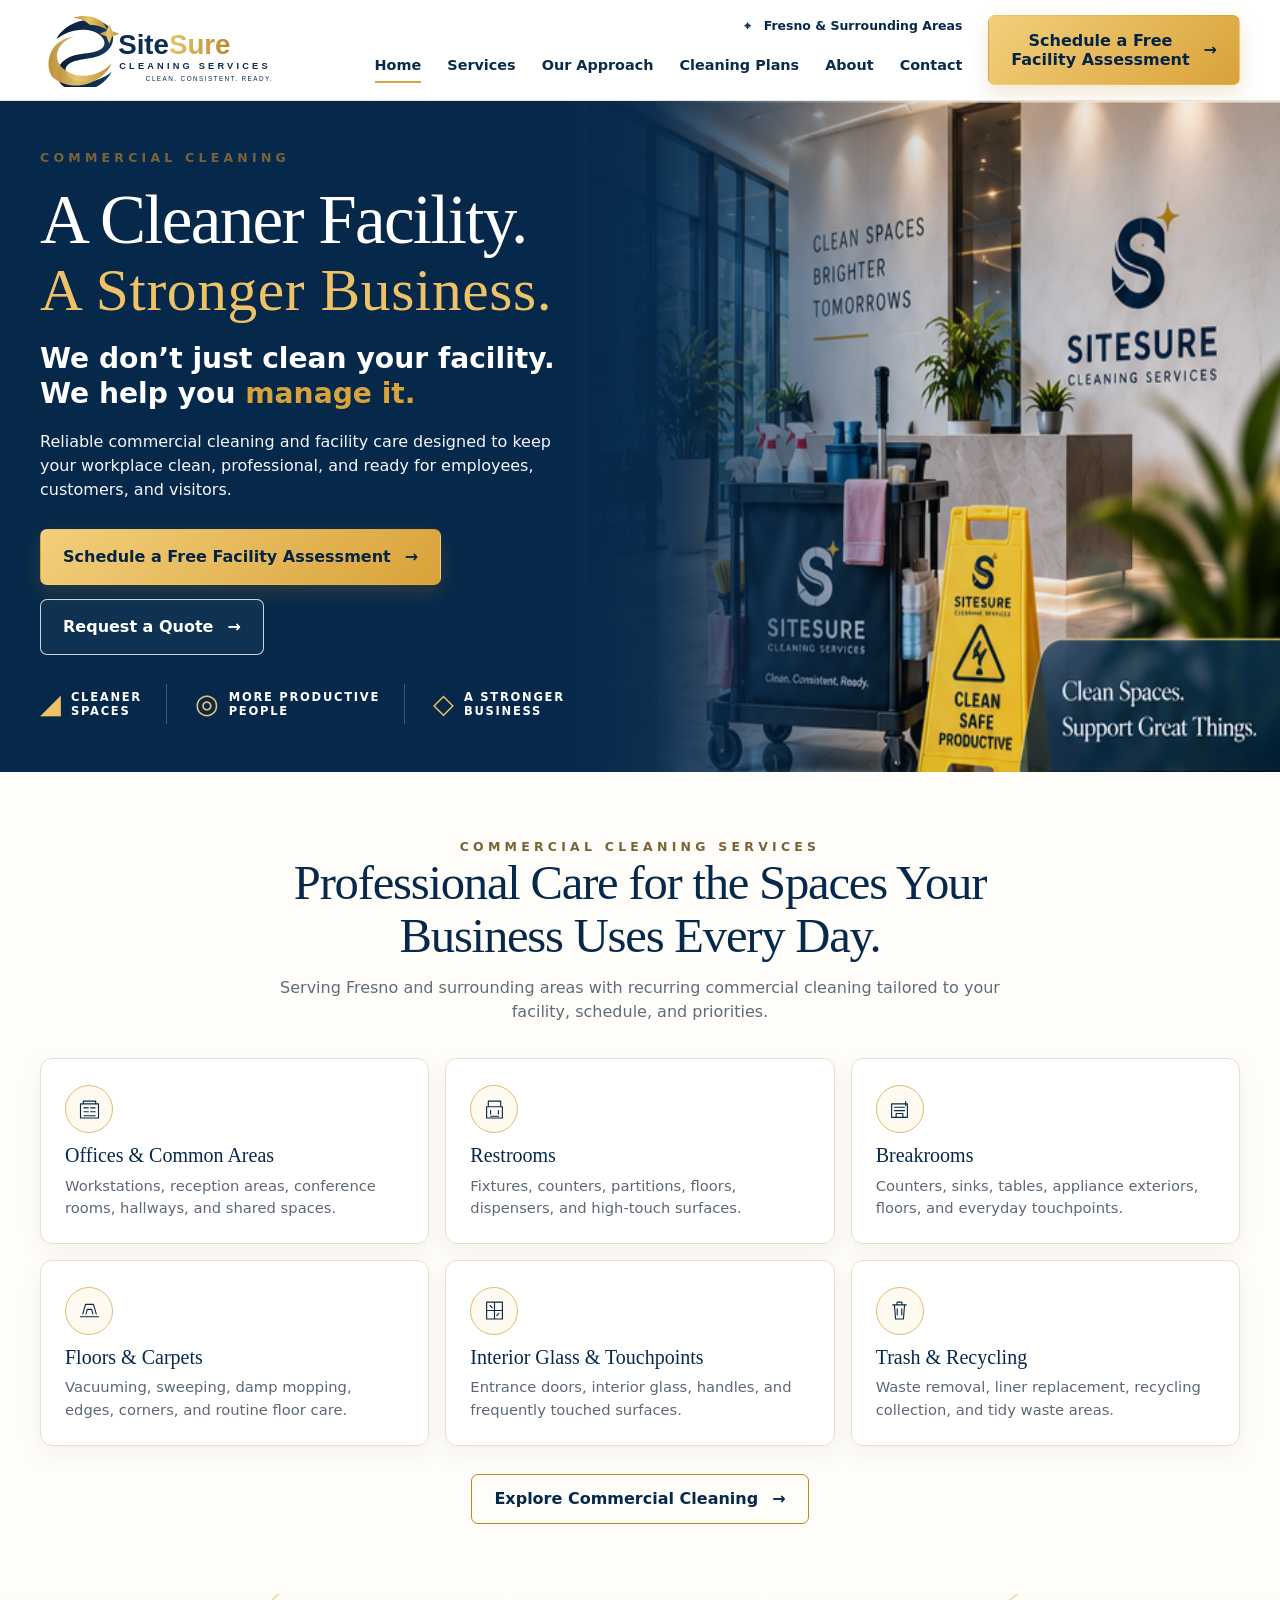
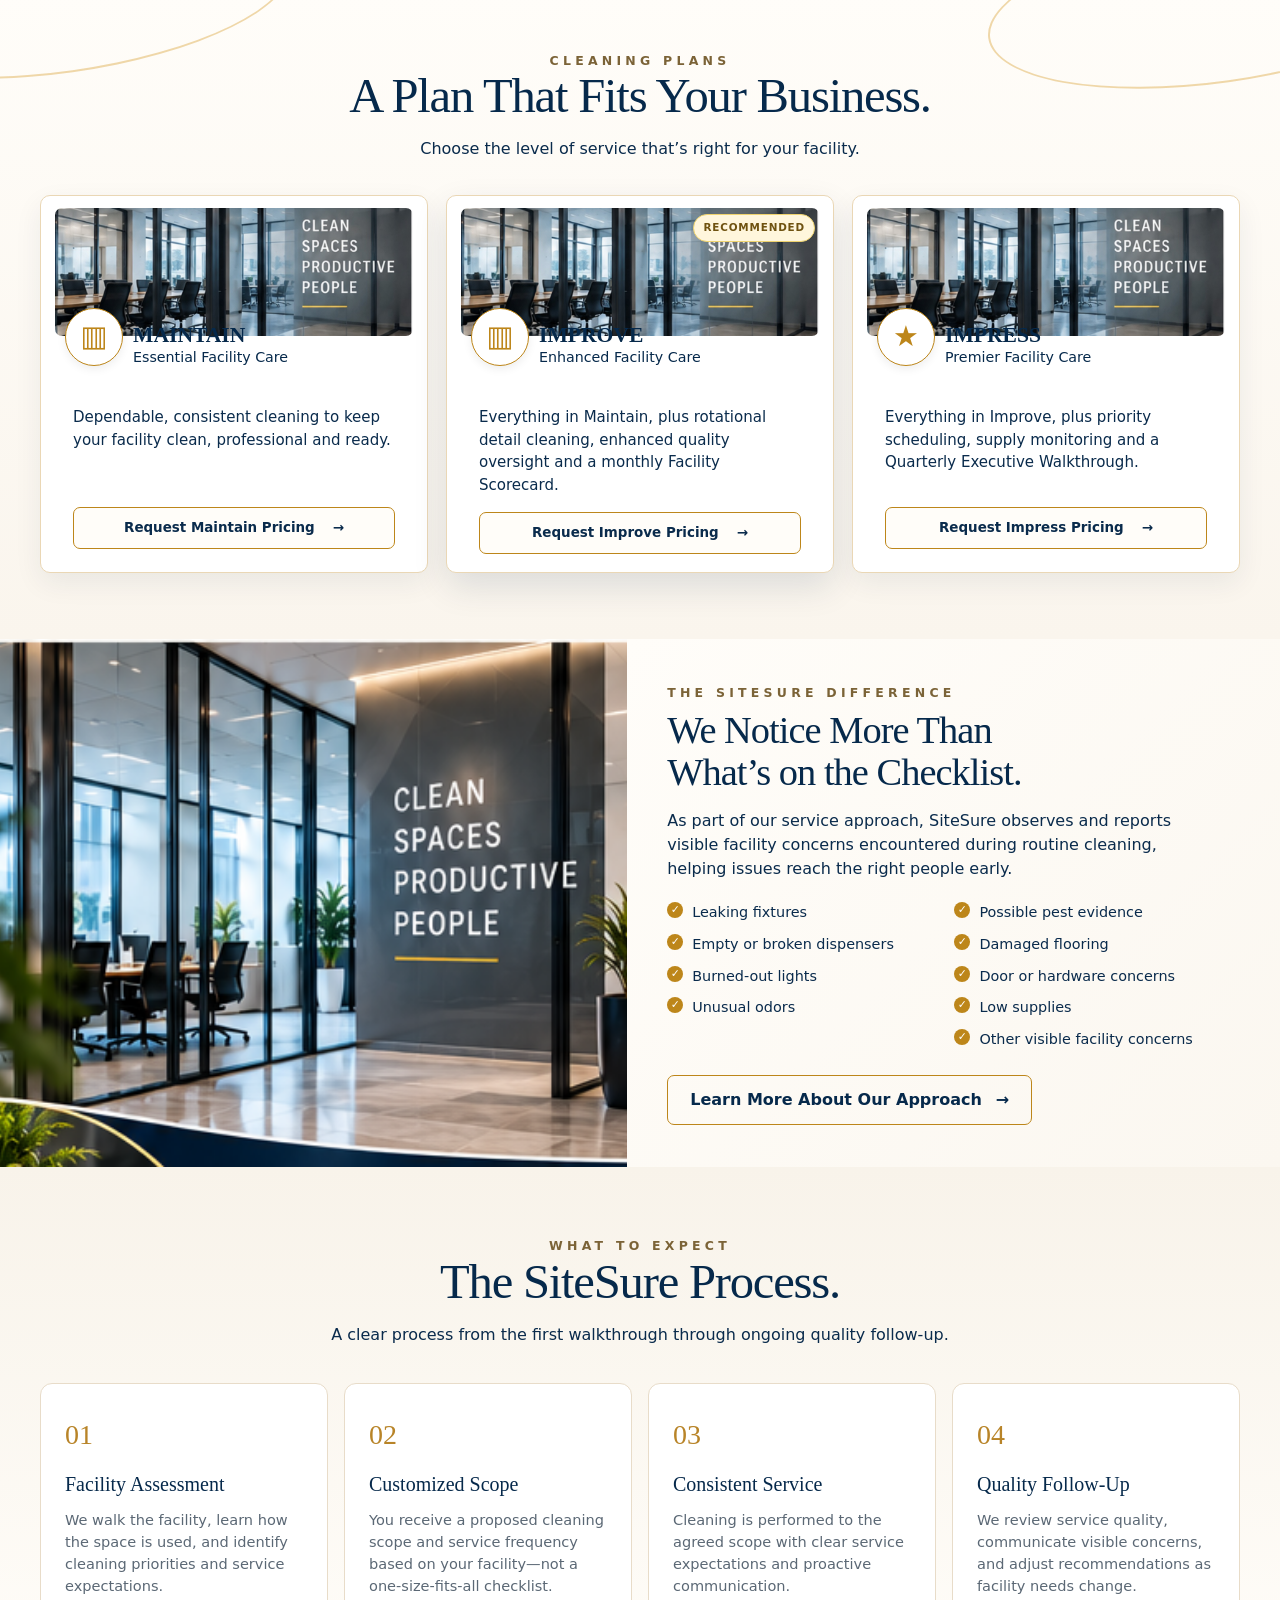
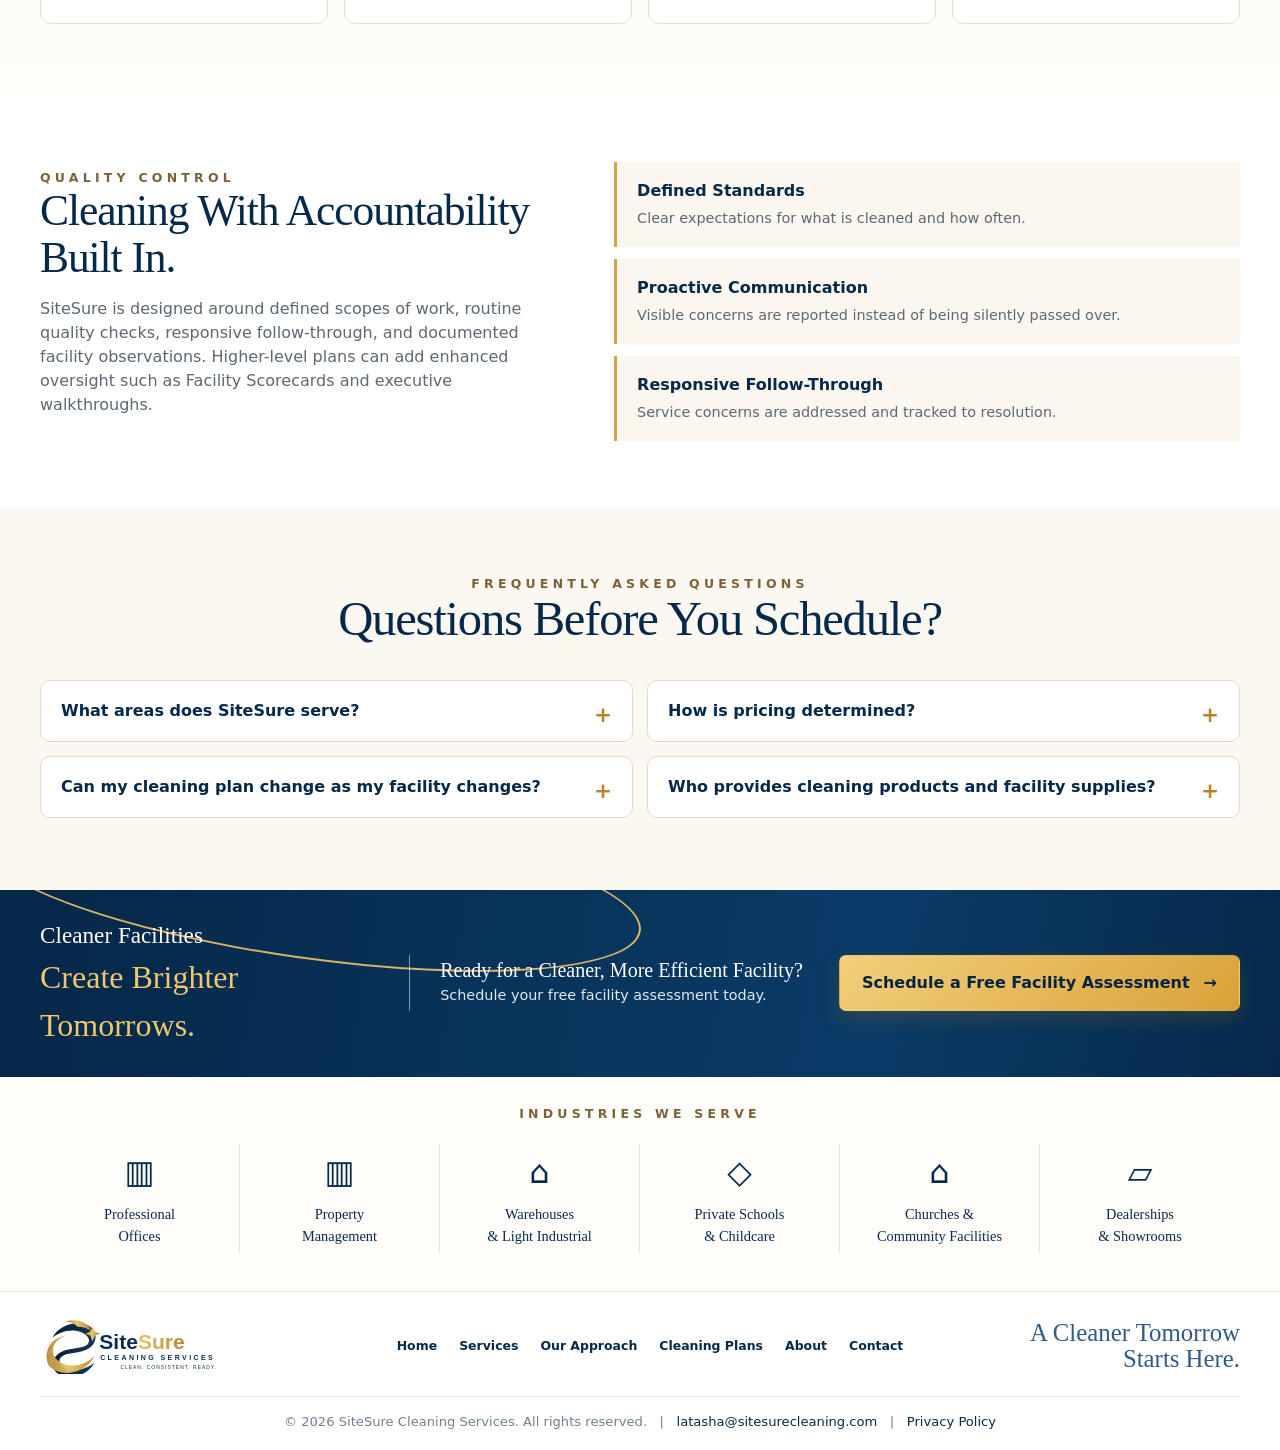
<file: index.html>
<!doctype html>
<html lang="en"><head><meta charset="utf-8"><meta name="viewport" content="width=device-width,initial-scale=1"><title>SiteSure Cleaning Services | Commercial Cleaning & Facility Care</title><meta name="description" content="Professional commercial cleaning and facility care for Fresno and surrounding areas, built on consistency, communication, accountability, and proactive observation."><link rel="stylesheet" href="assets/site.css?v=20260910-4"></head>
<body>
<header class="header home-header"><div class="container nav"><a class="brand brand-image" href="index.html" aria-label="SiteSure Cleaning Services home"><img src="assets/sitesure-logo.svg?v=20260910-3" alt="SiteSure Cleaning Services"></a><button class="mobile-toggle" aria-label="Open navigation" aria-expanded="false">☰</button><div class="nav-right"><div class="service-area">⌖ &nbsp; Fresno &amp; Surrounding Areas</div><nav class="navlinks"><a class="active" href="index.html">Home</a><a href="commercial-cleaning.html">Services</a><a href="our-approach.html">Our Approach</a><a href="cleaning-plans.html">Cleaning Plans</a><a href="about.html">About</a><a href="contact.html">Contact</a></nav></div><a class="btn primary nav-cta" href="assessment.html">Schedule a Free<br>Facility Assessment <span>→</span></a></div></header>
<main>
<section class="hero visual-hero"><div class="hero-photo" aria-hidden="true"></div><div class="hero-shade" aria-hidden="true"></div><div class="container hero-inner"><div class="hero-copy"><div class="eyebrow hero-eyebrow">Commercial Cleaning</div><h1><span class="serif-line">A Cleaner Facility.</span><br><span class="script-line">A Stronger Business.</span></h1><div class="hero-quote">We don’t just clean your facility.<br>We help you <em>manage it.</em></div><p>Reliable commercial cleaning and facility care designed to keep your workplace clean, professional, and ready for employees, customers, and visitors.</p><div class="actions"><a class="btn primary" href="assessment.html">Schedule a Free Facility Assessment <b>→</b></a><a class="btn ghost" href="contact.html">Request a Quote <b>→</b></a></div><div class="hero-benefits"><div><span>◢</span><b>Cleaner<br>Spaces</b></div><div><span>◎</span><b>More Productive<br>People</b></div><div><span>◇</span><b>A Stronger<br>Business</b></div></div></div></div></section>

<section class="services-overview"><div class="container">
  <div class="section-heading centered service-heading"><div class="eyebrow">Commercial Cleaning Services</div><h2>Professional Care for the Spaces Your Business Uses Every Day.</h2><p>Serving Fresno and surrounding areas with recurring commercial cleaning tailored to your facility, schedule, and priorities.</p></div>
  <div class="service-icon-grid">
    <article class="service-icon-card"><span class="service-svg" aria-hidden="true"><svg viewBox="0 0 48 48"><path d="M8 14h32v25H8zM13 9h22v5H13zM14 21h8M26 21h8M14 28h8M26 28h8M14 35h20"/></svg></span><h3>Offices &amp; Common Areas</h3><p>Workstations, reception areas, conference rooms, hallways, and shared spaces.</p></article>
    <article class="service-icon-card"><span class="service-svg" aria-hidden="true"><svg viewBox="0 0 48 48"><path d="M13 9h22v10H13zM10 19h28v20H10zM17 26v6M31 26v6M17 36h14"/></svg></span><h3>Restrooms</h3><p>Fixtures, counters, partitions, floors, dispensers, and high-touch surfaces.</p></article>
    <article class="service-icon-card"><span class="service-svg" aria-hidden="true"><svg viewBox="0 0 48 48"><path d="M10 14h28v24H10zM15 20h18M15 26h18M18 38v-7h12v7M35 10v7"/></svg></span><h3>Breakrooms</h3><p>Counters, sinks, tables, appliance exteriors, floors, and everyday touchpoints.</p></article>
    <article class="service-icon-card"><span class="service-svg" aria-hidden="true"><svg viewBox="0 0 48 48"><path d="M8 35h32M12 30l5-17h14l5 17M18 30l2-8h8l2 8"/></svg></span><h3>Floors &amp; Carpets</h3><p>Vacuuming, sweeping, damp mopping, edges, corners, and routine floor care.</p></article>
    <article class="service-icon-card"><span class="service-svg" aria-hidden="true"><svg viewBox="0 0 48 48"><path d="M10 9h28v30H10zM24 9v30M10 24h28M16 15l4 4M32 29l-4 4"/></svg></span><h3>Interior Glass &amp; Touchpoints</h3><p>Entrance doors, interior glass, handles, and frequently touched surfaces.</p></article>
    <article class="service-icon-card"><span class="service-svg" aria-hidden="true"><svg viewBox="0 0 48 48"><path d="M15 14h18l-2 25H17zM12 14h24M19 14l1-5h8l1 5M20 21v11M28 21v11"/></svg></span><h3>Trash &amp; Recycling</h3><p>Waste removal, liner replacement, recycling collection, and tidy waste areas.</p></article>
  </div>
  <div class="services-link-row"><a class="btn outline-gold" href="commercial-cleaning.html">Explore Commercial Cleaning <b>→</b></a></div>
</div></section>

<section class="plans-showcase"><div class="container"><div class="section-heading centered"><div class="eyebrow">Cleaning Plans</div><h2>A Plan That Fits Your Business.</h2><p>Choose the level of service that’s right for your facility.</p></div><div class="plan-grid"><article class="plan-card"><div class="plan-photo"><img src="assets/difference-office.jpg" alt="Clean professional office"></div><div class="plan-symbol">▥</div><h3>MAINTAIN</h3><div class="kicker">Essential Facility Care</div><p>Dependable, consistent cleaning to keep your facility clean, professional and ready.</p><a class="plan-link" href="cleaning-plans.html">Request Maintain Pricing <span>→</span></a></article><article class="plan-card featured"><span class="mini-badge">Recommended</span><div class="plan-photo"><img src="assets/difference-office.jpg" alt="Clean commercial facility"></div><div class="plan-symbol">▥</div><h3>IMPROVE</h3><div class="kicker">Enhanced Facility Care</div><p>Everything in Maintain, plus rotational detail cleaning, enhanced quality oversight and a monthly Facility Scorecard.</p><a class="plan-link" href="cleaning-plans.html">Request Improve Pricing <span>→</span></a></article><article class="plan-card"><div class="plan-photo"><img src="assets/difference-office.jpg" alt="Polished workplace"></div><div class="plan-symbol">★</div><h3>IMPRESS</h3><div class="kicker">Premier Facility Care</div><p>Everything in Improve, plus priority scheduling, supply monitoring and a Quarterly Executive Walkthrough.</p><a class="plan-link" href="cleaning-plans.html">Request Impress Pricing <span>→</span></a></article></div></div></section>

<section class="difference-section"><div class="difference-photo"><img src="assets/difference-premium.png" alt="Modern clean commercial office"></div><div class="difference-copy"><div class="eyebrow">The SiteSure Difference</div><h2>We Notice More Than<br>What’s on the Checklist.</h2><p>As part of our service approach, SiteSure observes and reports visible facility concerns encountered during routine cleaning, helping issues reach the right people early.</p><div class="check-columns"><ul><li>Leaking fixtures</li><li>Empty or broken dispensers</li><li>Burned-out lights</li><li>Unusual odors</li></ul><ul><li>Possible pest evidence</li><li>Damaged flooring</li><li>Door or hardware concerns</li><li>Low supplies</li><li>Other visible facility concerns</li></ul></div><a class="btn outline-gold" href="our-approach.html">Learn More About Our Approach <b>→</b></a></div></section>

<section class="process-section"><div class="container"><div class="section-heading centered"><div class="eyebrow">What to Expect</div><h2>The SiteSure Process.</h2><p>A clear process from the first walkthrough through ongoing quality follow-up.</p></div><div class="process-grid">
  <article class="process-step"><span>01</span><h3>Facility Assessment</h3><p>We walk the facility, learn how the space is used, and identify cleaning priorities and service expectations.</p></article>
  <article class="process-step"><span>02</span><h3>Customized Scope</h3><p>You receive a proposed cleaning scope and service frequency based on your facility—not a one-size-fits-all checklist.</p></article>
  <article class="process-step"><span>03</span><h3>Consistent Service</h3><p>Cleaning is performed to the agreed scope with clear service expectations and proactive communication.</p></article>
  <article class="process-step"><span>04</span><h3>Quality Follow-Up</h3><p>We review service quality, communicate visible concerns, and adjust recommendations as facility needs change.</p></article>
</div></div></section>

<section class="quality-section"><div class="container quality-grid"><div><div class="eyebrow">Quality Control</div><h2>Cleaning With Accountability Built In.</h2><p>SiteSure is designed around defined scopes of work, routine quality checks, responsive follow-through, and documented facility observations. Higher-level plans can add enhanced oversight such as Facility Scorecards and executive walkthroughs.</p></div><div class="quality-points"><div><strong>Defined Standards</strong><span>Clear expectations for what is cleaned and how often.</span></div><div><strong>Proactive Communication</strong><span>Visible concerns are reported instead of being silently passed over.</span></div><div><strong>Responsive Follow-Through</strong><span>Service concerns are addressed and tracked to resolution.</span></div></div></div></section>

<section class="faq-section"><div class="container"><div class="section-heading centered"><div class="eyebrow">Frequently Asked Questions</div><h2>Questions Before You Schedule?</h2></div><div class="faq-grid">
  <details><summary>What areas does SiteSure serve?</summary><p>SiteSure serves commercial facilities in Fresno and surrounding areas. Following your Facility Assessment, we’ll review your cleaning needs, preferred schedule, and scope of service to confirm availability and next steps.</p></details>
  <details><summary>How is pricing determined?</summary><p>Pricing is based on your facility size, condition, service frequency, scope, access requirements, and cleaning priorities. A Facility Assessment allows us to build a more accurate proposal.</p></details>
  <details><summary>Can my cleaning plan change as my facility changes?</summary><p>Yes. Service frequency and scope can be reviewed as occupancy, facility use, events, or cleaning priorities change.</p></details>
  <details><summary>Who provides cleaning products and facility supplies?</summary><p>Cleaning-product and consumable responsibilities are documented in your proposal so both sides know exactly what is included before service begins.</p></details>
</div></div></section>

<section class="signature-bar"><div class="container signature-inner"><div class="signature-copy"><span>Cleaner Facilities</span><strong>Create Brighter Tomorrows.</strong></div><div class="signature-divider"></div><div><h3>Ready for a Cleaner, More Efficient Facility?</h3><p>Schedule your free facility assessment today.</p></div><a class="btn primary" href="assessment.html">Schedule a Free Facility Assessment <b>→</b></a></div></section>
<section class="industries-section"><div class="container"><div class="eyebrow centered-text">Industries We Serve</div><div class="industry-row"><div><span>▥</span>Professional<br>Offices</div><div><span>▥</span>Property<br>Management</div><div><span>⌂</span>Warehouses<br>&amp; Light Industrial</div><div><span>◇</span>Private Schools<br>&amp; Childcare</div><div><span>⌂</span>Churches &amp;<br>Community Facilities</div><div><span>▱</span>Dealerships<br>&amp; Showrooms</div></div></div></section>
</main>
<footer class="footer"><div class="container"><div class="footer-top"><a class="brand brand-image footer-logo" href="index.html"><img src="assets/sitesure-logo.svg?v=20260910-3" alt="SiteSure Cleaning Services"></a><nav class="footer-nav"><a href="index.html">Home</a><a href="commercial-cleaning.html">Services</a><a href="our-approach.html">Our Approach</a><a href="cleaning-plans.html">Cleaning Plans</a><a href="about.html">About</a><a href="contact.html">Contact</a></nav><div class="footer-signature">A Cleaner Tomorrow<br>Starts Here.</div></div><div class="footer-bottom">© 2026 SiteSure Cleaning Services. All rights reserved. &nbsp; | &nbsp; <a href="mailto:latasha@sitesurecleaning.com">latasha@sitesurecleaning.com</a> &nbsp; | &nbsp; <a href="privacy.html">Privacy Policy</a></div></div></footer><script src="assets/site.js?v=20260910-2"></script></body></html>
</file>
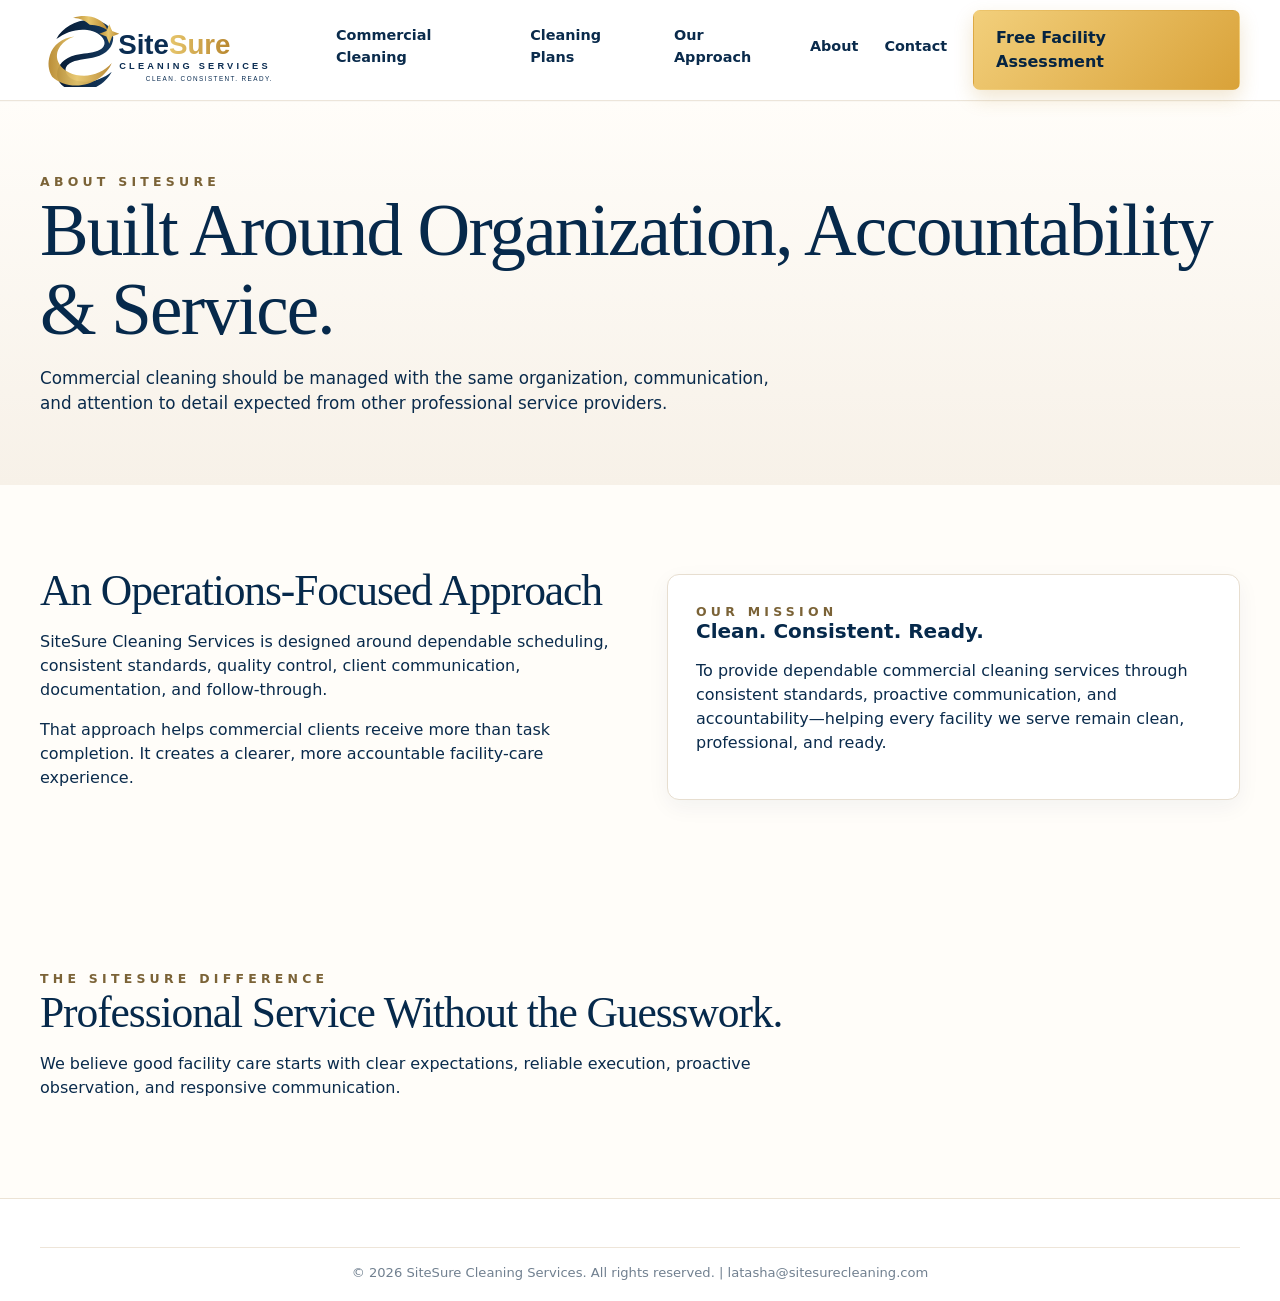
<file: about.html>
<!doctype html><html lang="en"><head><meta charset="utf-8"><meta name="viewport" content="width=device-width,initial-scale=1"><title>About SiteSure Cleaning Services</title><meta name="description" content="SiteSure was built around organization, accountability, communication, and dependable commercial facility care."><link rel="stylesheet" href="assets/site.css"></head><body>
<header class="header"><div class="container nav"><a class="brand brand-image" href="index.html"><img src="assets/sitesure-logo.svg?v=20260910-3" alt="SiteSure Cleaning Services"></a><button class="mobile-toggle" aria-label="Open navigation">☰</button><nav class="navlinks"><a href="commercial-cleaning.html">Commercial Cleaning</a><a href="cleaning-plans.html">Cleaning Plans</a><a href="our-approach.html">Our Approach</a><a href="about.html">About</a><a href="contact.html">Contact</a></nav><a class="btn primary" href="assessment.html">Free Facility Assessment</a></div></header>
<main><section class="page-hero"><div class="container"><div class="eyebrow">About SiteSure</div><h1>Built Around Organization, Accountability & Service.</h1><p>Commercial cleaning should be managed with the same organization, communication, and attention to detail expected from other professional service providers.</p></div></section><section class="section"><div class="container split"><div><h2>An Operations-Focused Approach</h2><p>SiteSure Cleaning Services is designed around dependable scheduling, consistent standards, quality control, client communication, documentation, and follow-through.</p><p>That approach helps commercial clients receive more than task completion. It creates a clearer, more accountable facility-care experience.</p></div><div class="card"><div class="eyebrow">Our Mission</div><h3>Clean. Consistent. Ready.</h3><p>To provide dependable commercial cleaning services through consistent standards, proactive communication, and accountability—helping every facility we serve remain clean, professional, and ready.</p></div></div></section><section class="section dark"><div class="container"><div class="eyebrow">The SiteSure Difference</div><h2>Professional Service Without the Guesswork.</h2><p style="max-width:800px">We believe good facility care starts with clear expectations, reliable execution, proactive observation, and responsive communication.</p></div></section></main>
<footer class="footer"><div class="container"><div class="footer-bottom">© 2026 SiteSure Cleaning Services. All rights reserved. | latasha@sitesurecleaning.com</div></div></footer><script src="assets/site.js"></script></body></html>
</file>
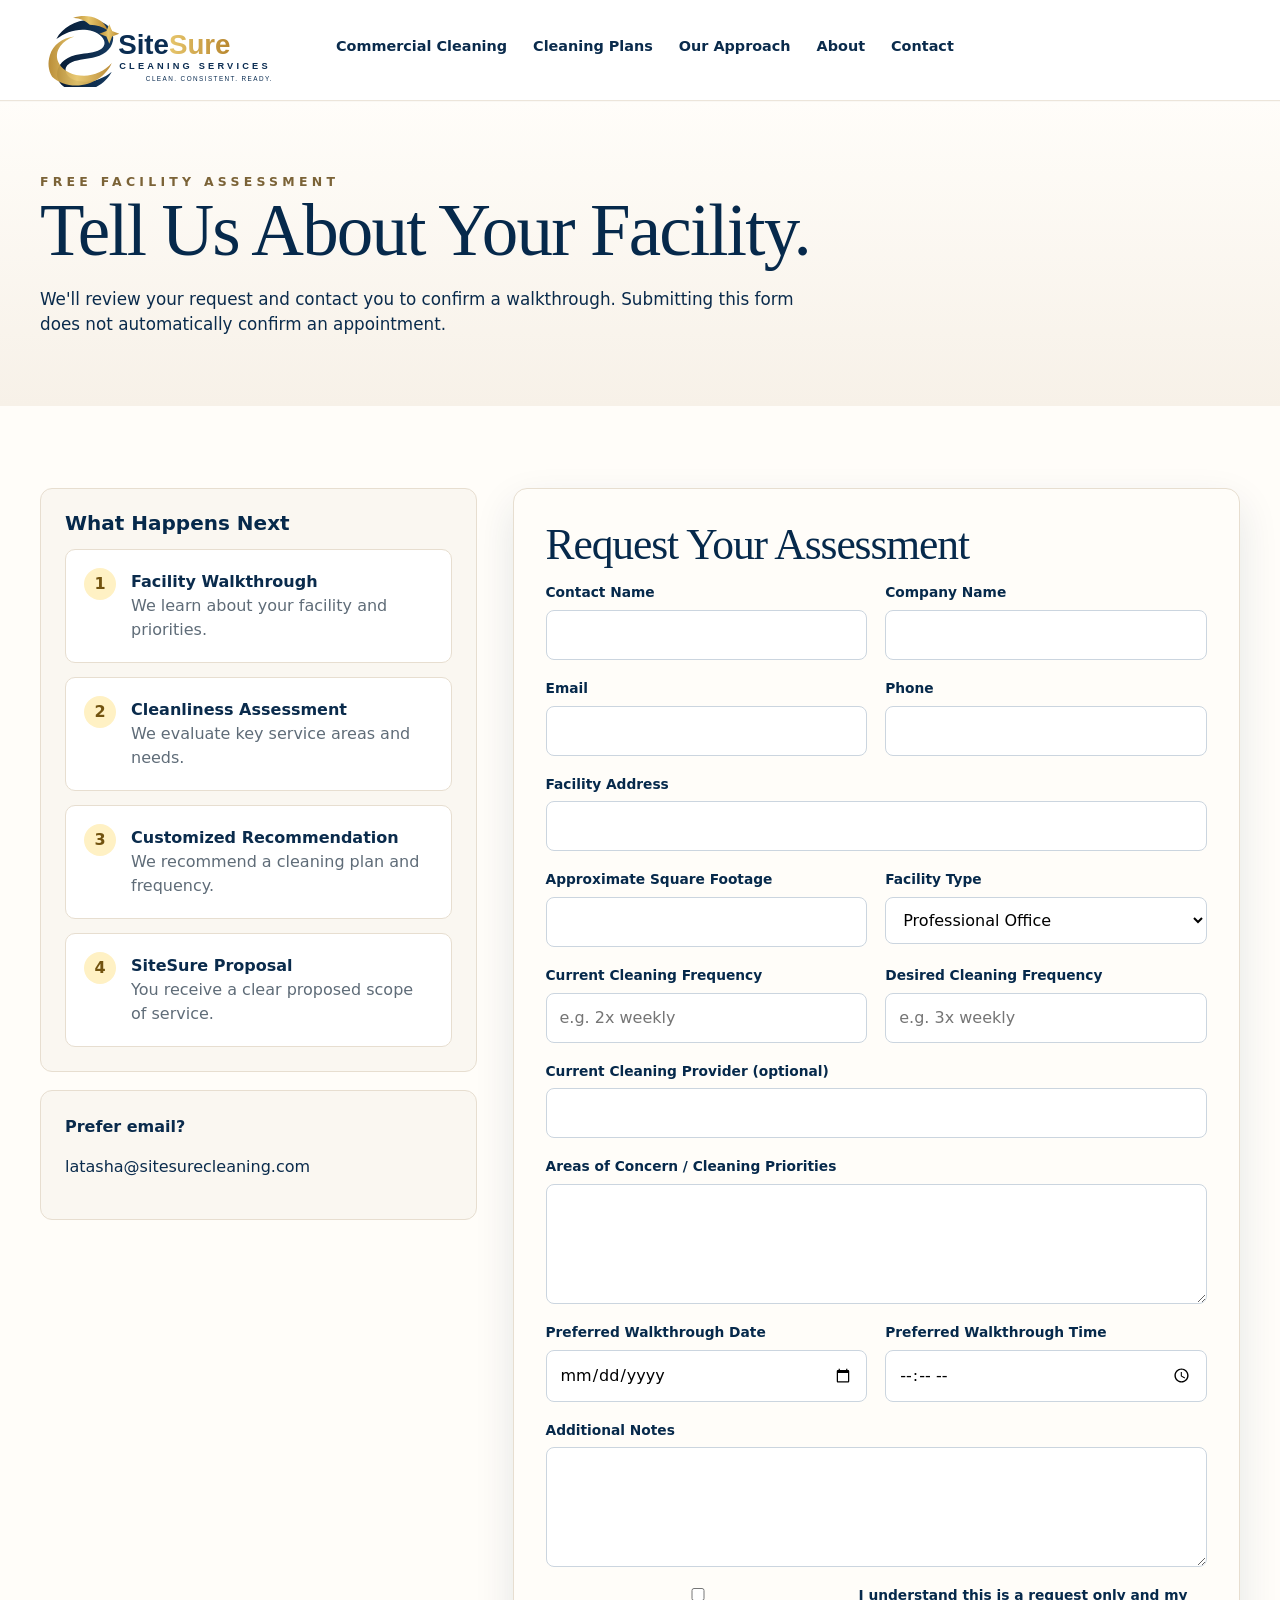
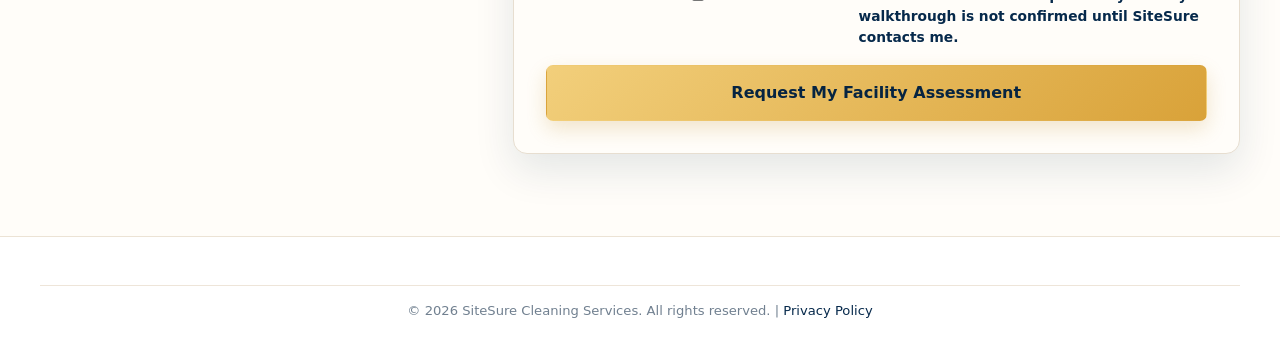
<file: assessment.html>
<!doctype html><html lang="en"><head><meta charset="utf-8"><meta name="viewport" content="width=device-width,initial-scale=1"><title>Free Facility Assessment | SiteSure Cleaning Services</title><meta name="description" content="Request a complimentary commercial facility cleaning assessment from SiteSure Cleaning Services."><link rel="stylesheet" href="assets/site.css"></head><body>
<header class="header"><div class="container nav"><a class="brand brand-image" href="index.html"><img src="assets/sitesure-logo.svg?v=20260910-3" alt="SiteSure Cleaning Services"></a><button class="mobile-toggle" aria-label="Open navigation">☰</button><nav class="navlinks"><a href="commercial-cleaning.html">Commercial Cleaning</a><a href="cleaning-plans.html">Cleaning Plans</a><a href="our-approach.html">Our Approach</a><a href="about.html">About</a><a href="contact.html">Contact</a></nav></div></header>
<main><section class="page-hero"><div class="container"><div class="eyebrow">Free Facility Assessment</div><h1>Tell Us About Your Facility.</h1><p>We'll review your request and contact you to confirm a walkthrough. Submitting this form does not automatically confirm an appointment.</p></div></section><section class="section"><div class="container form-wrap"><aside class="info-stack"><div class="info-box"><h3>What Happens Next</h3><div class="steps"><div class="step"><strong>Facility Walkthrough</strong><br><span class="muted">We learn about your facility and priorities.</span></div><div class="step"><strong>Cleanliness Assessment</strong><br><span class="muted">We evaluate key service areas and needs.</span></div><div class="step"><strong>Customized Recommendation</strong><br><span class="muted">We recommend a cleaning plan and frequency.</span></div><div class="step"><strong>SiteSure Proposal</strong><br><span class="muted">You receive a clear proposed scope of service.</span></div></div></div><div class="info-box"><strong>Prefer email?</strong><p><a href="mailto:latasha@sitesurecleaning.com">latasha@sitesurecleaning.com</a></p></div></aside><form class="form-card" data-formspree data-endpoint="https://formspree.io/f/xyeylljw"><h2>Request Your Assessment</h2><div class="form-grid"><div class="field"><label for="name">Contact Name</label><input id="name" name="Contact Name" required></div><div class="field"><label for="company">Company Name</label><input id="company" name="Company Name" required></div><div class="field"><label for="email">Email</label><input id="email" type="email" name="Email" required></div><div class="field"><label for="phone">Phone</label><input id="phone" type="tel" name="Phone" required></div><div class="field full"><label for="address">Facility Address</label><input id="address" name="Facility Address" required></div><div class="field"><label for="sqft">Approximate Square Footage</label><input id="sqft" name="Approximate Square Footage"></div><div class="field"><label for="type">Facility Type</label><select id="type" name="Facility Type"><option>Professional Office</option><option>Property Management</option><option>Warehouse / Light Industrial</option><option>Private School / Childcare</option><option>Church / Community Facility</option><option>Dealership / Showroom</option><option>Other</option></select></div><div class="field"><label for="currentfreq">Current Cleaning Frequency</label><input id="currentfreq" name="Current Cleaning Frequency" placeholder="e.g. 2x weekly"></div><div class="field"><label for="desiredfreq">Desired Cleaning Frequency</label><input id="desiredfreq" name="Desired Cleaning Frequency" placeholder="e.g. 3x weekly"></div><div class="field full"><label for="provider">Current Cleaning Provider (optional)</label><input id="provider" name="Current Cleaning Provider"></div><div class="field full"><label for="concerns">Areas of Concern / Cleaning Priorities</label><textarea id="concerns" name="Cleaning Priorities"></textarea></div><div class="field"><label for="date">Preferred Walkthrough Date</label><input id="date" type="date" name="Preferred Walkthrough Date"></div><div class="field"><label for="time">Preferred Walkthrough Time</label><input id="time" type="time" name="Preferred Walkthrough Time"></div><div class="field full"><label for="notes">Additional Notes</label><textarea id="notes" name="Additional Notes"></textarea></div><div class="field full"><label class="consent"><input type="checkbox" required name="Appointment Request Acknowledgement" value="Acknowledged"> <span>I understand this is a request only and my walkthrough is not confirmed until SiteSure contacts me.</span></label></div><div class="field full"><button class="btn primary" type="submit">Request My Facility Assessment</button><div class="form-status" role="status"></div></div></div></form></div></section></main>
<footer class="footer"><div class="container"><div class="footer-bottom">© 2026 SiteSure Cleaning Services. All rights reserved. | <a href="privacy.html">Privacy Policy</a></div></div></footer><script src="assets/site.js"></script></body></html>
</file>
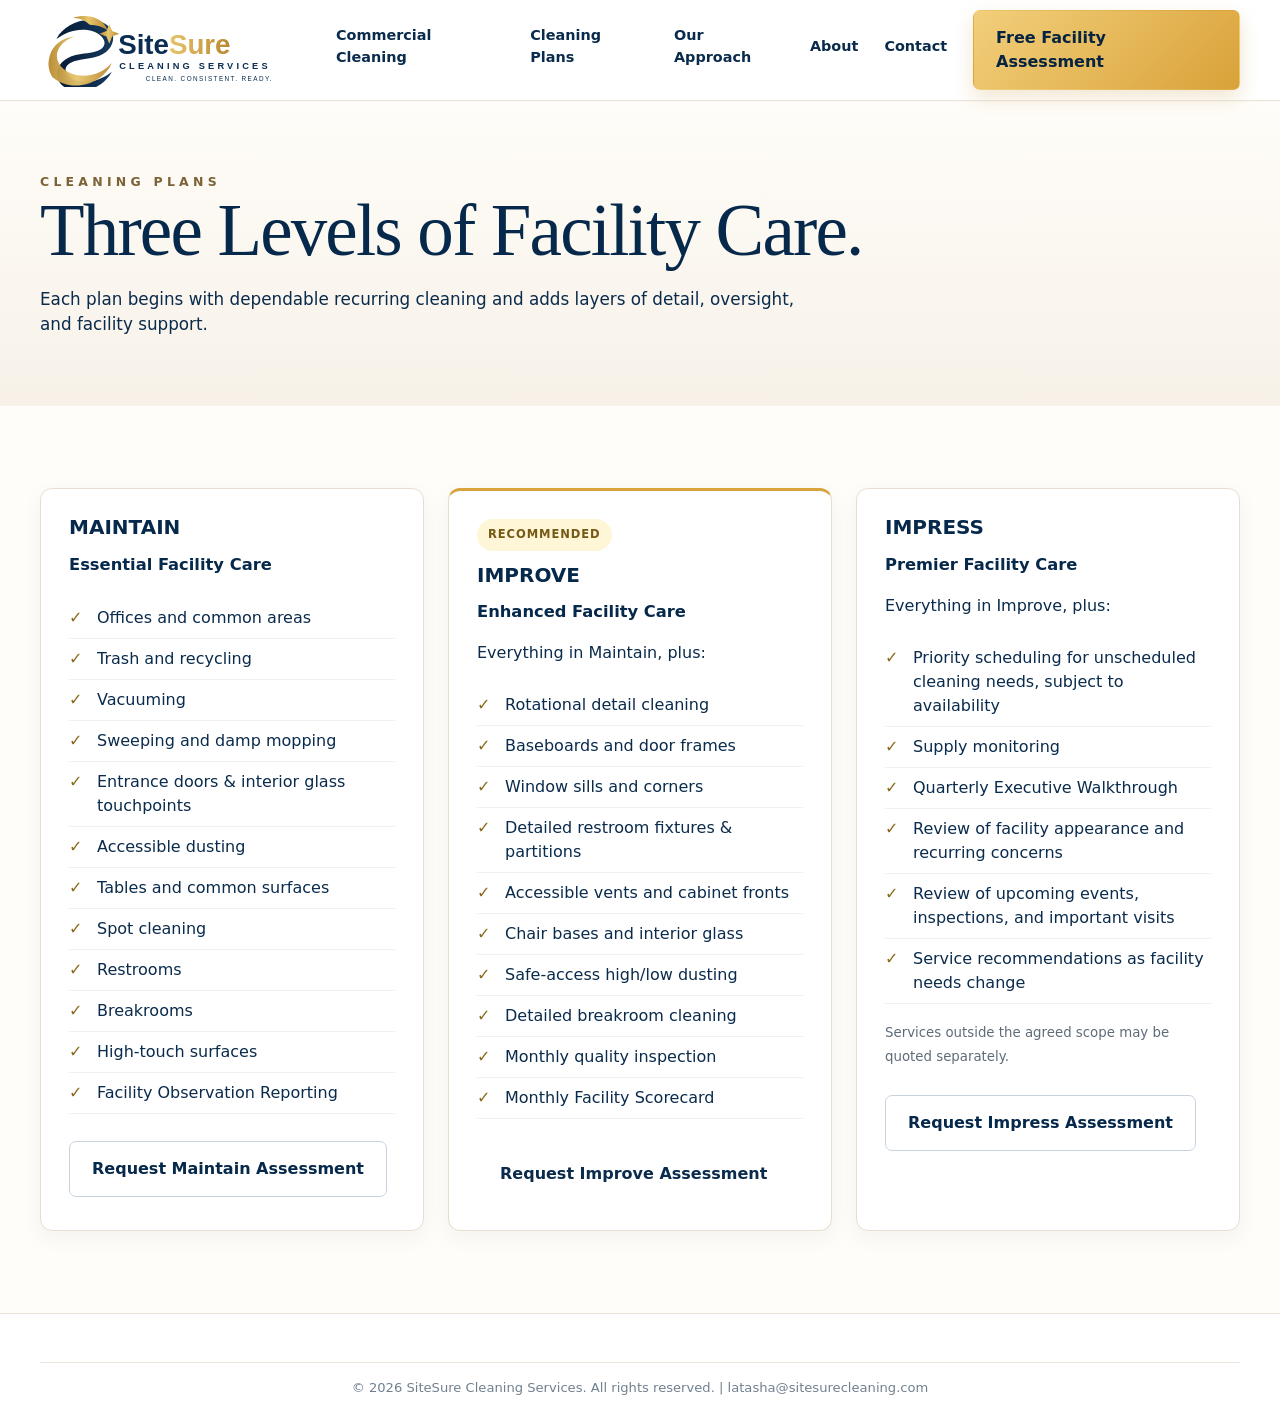
<file: cleaning-plans.html>
<!doctype html><html lang="en"><head><meta charset="utf-8"><meta name="viewport" content="width=device-width,initial-scale=1"><title>Cleaning Plans | SiteSure Cleaning Services</title><meta name="description" content="Compare SiteSure Maintain, Improve, and Impress commercial cleaning plans."><link rel="stylesheet" href="assets/site.css"></head><body>
<header class="header"><div class="container nav"><a class="brand brand-image" href="index.html"><img src="assets/sitesure-logo.svg?v=20260910-3" alt="SiteSure Cleaning Services"></a><button class="mobile-toggle" aria-label="Open navigation">☰</button><nav class="navlinks"><a href="commercial-cleaning.html">Commercial Cleaning</a><a href="cleaning-plans.html">Cleaning Plans</a><a href="our-approach.html">Our Approach</a><a href="about.html">About</a><a href="contact.html">Contact</a></nav><a class="btn primary" href="assessment.html">Free Facility Assessment</a></div></header>
<main><section class="page-hero"><div class="container"><div class="eyebrow">Cleaning Plans</div><h1>Three Levels of Facility Care.</h1><p>Each plan begins with dependable recurring cleaning and adds layers of detail, oversight, and facility support.</p></div></section><section class="section"><div class="container"><div class="grid-3"><div class="card plan"><h3>MAINTAIN</h3><div class="kicker">Essential Facility Care</div><ul><li>Offices and common areas</li><li>Trash and recycling</li><li>Vacuuming</li><li>Sweeping and damp mopping</li><li>Entrance doors & interior glass touchpoints</li><li>Accessible dusting</li><li>Tables and common surfaces</li><li>Spot cleaning</li><li>Restrooms</li><li>Breakrooms</li><li>High-touch surfaces</li><li>Facility Observation Reporting</li></ul><div class="actions"><a class="btn secondary" href="assessment.html">Request Maintain Assessment</a></div></div><div class="card plan recommended"><span class="ribbon">Recommended</span><h3>IMPROVE</h3><div class="kicker">Enhanced Facility Care</div><p>Everything in Maintain, plus:</p><ul><li>Rotational detail cleaning</li><li>Baseboards and door frames</li><li>Window sills and corners</li><li>Detailed restroom fixtures & partitions</li><li>Accessible vents and cabinet fronts</li><li>Chair bases and interior glass</li><li>Safe-access high/low dusting</li><li>Detailed breakroom cleaning</li><li>Monthly quality inspection</li><li>Monthly Facility Scorecard</li></ul><div class="actions"><a class="btn dark" href="assessment.html">Request Improve Assessment</a></div></div><div class="card plan"><h3>IMPRESS</h3><div class="kicker">Premier Facility Care</div><p>Everything in Improve, plus:</p><ul><li>Priority scheduling for unscheduled cleaning needs, subject to availability</li><li>Supply monitoring</li><li>Quarterly Executive Walkthrough</li><li>Review of facility appearance and recurring concerns</li><li>Review of upcoming events, inspections, and important visits</li><li>Service recommendations as facility needs change</li></ul><p class="muted"><small>Services outside the agreed scope may be quoted separately.</small></p><div class="actions"><a class="btn secondary" href="assessment.html">Request Impress Assessment</a></div></div></div></div></section></main>
<footer class="footer"><div class="container"><div class="footer-bottom">© 2026 SiteSure Cleaning Services. All rights reserved. | latasha@sitesurecleaning.com</div></div></footer><script src="assets/site.js"></script></body></html>
</file>
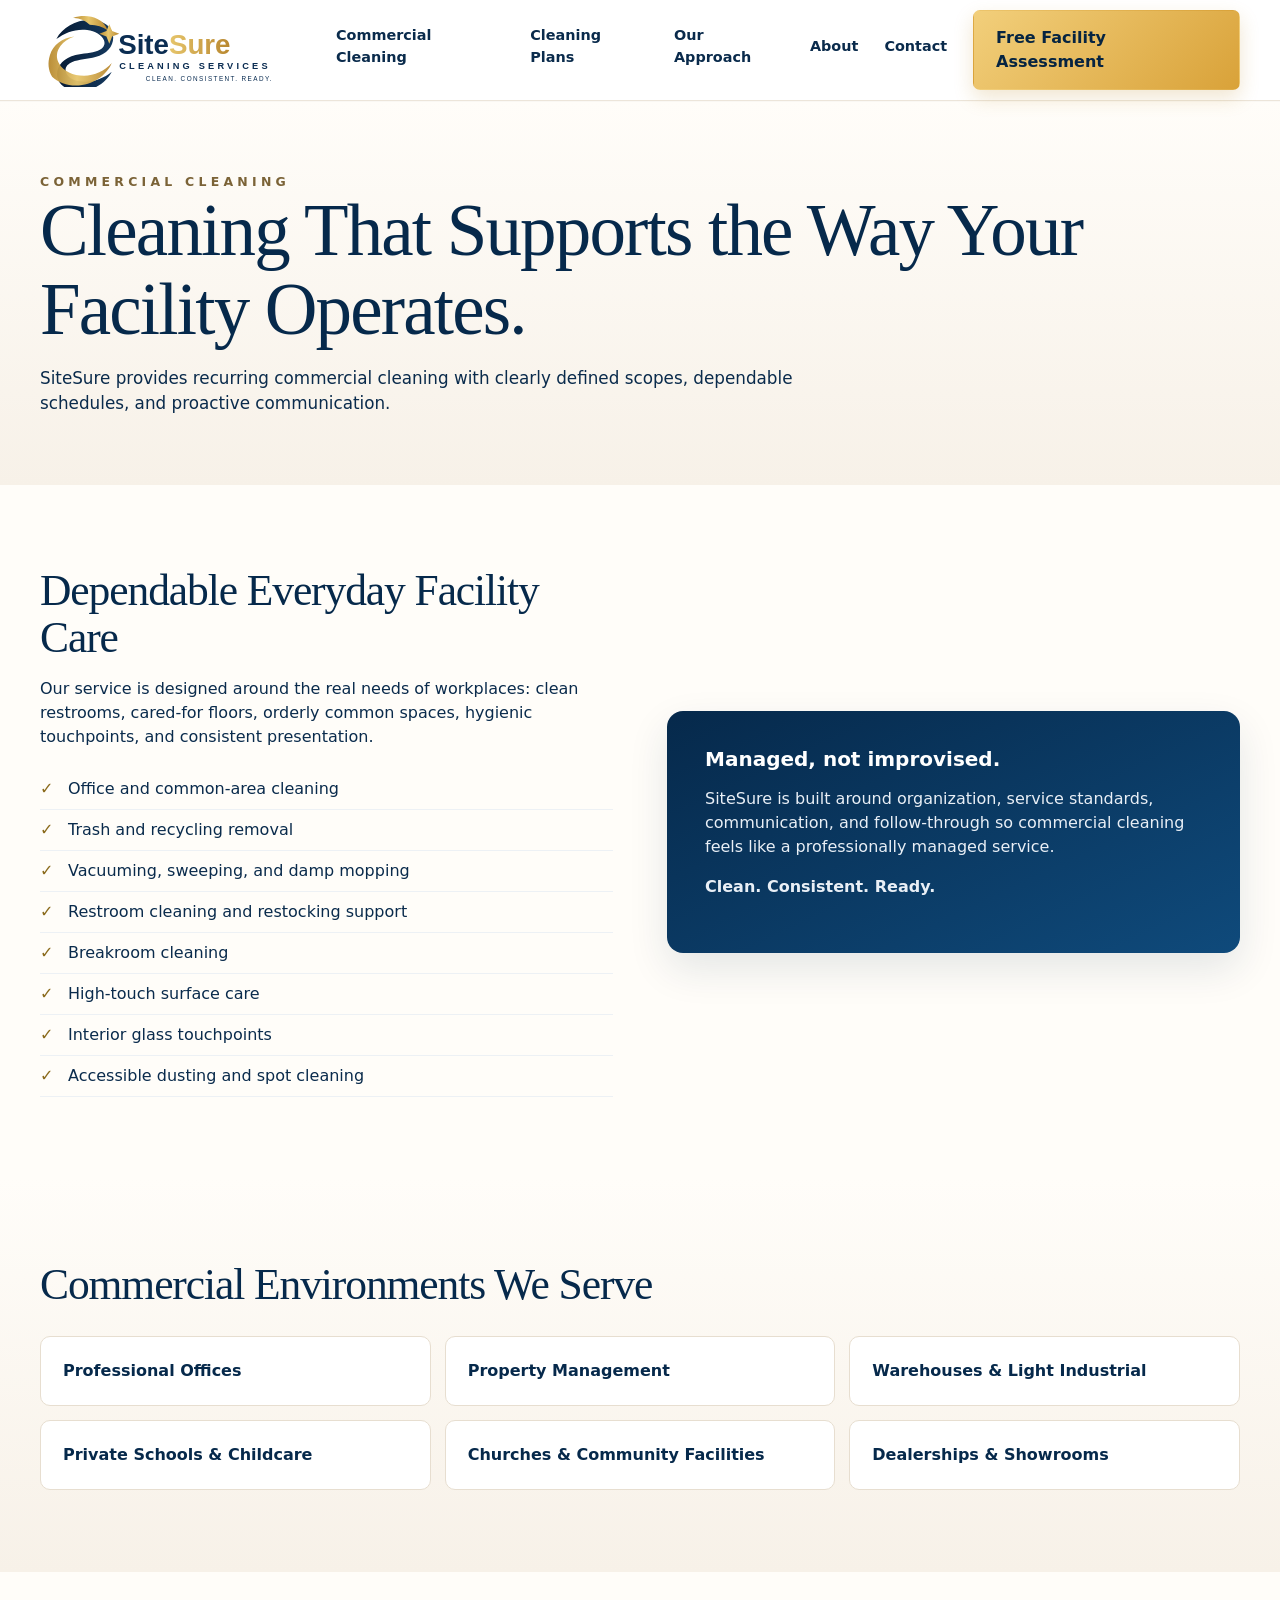
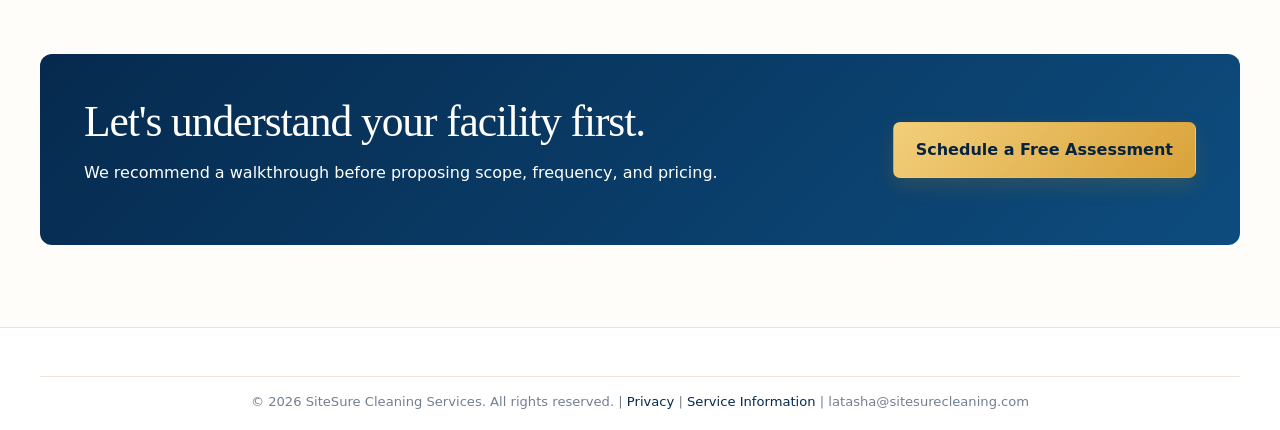
<file: commercial-cleaning.html>
<!doctype html><html lang="en"><head><meta charset="utf-8"><meta name="viewport" content="width=device-width,initial-scale=1"><title>Commercial Cleaning | SiteSure Cleaning Services</title><meta name="description" content="Recurring commercial cleaning and facility care for offices, property-managed spaces, light industrial facilities, schools, churches, and showrooms."><link rel="stylesheet" href="assets/site.css"></head><body>
<header class="header"><div class="container nav"><a class="brand brand-image" href="index.html"><img src="assets/sitesure-logo.svg?v=20260910-3" alt="SiteSure Cleaning Services"></a><button class="mobile-toggle" aria-label="Open navigation">☰</button><nav class="navlinks"><a href="commercial-cleaning.html">Commercial Cleaning</a><a href="cleaning-plans.html">Cleaning Plans</a><a href="our-approach.html">Our Approach</a><a href="about.html">About</a><a href="contact.html">Contact</a></nav><a class="btn primary" href="assessment.html">Free Facility Assessment</a></div></header>
<main><section class="page-hero"><div class="container"><div class="eyebrow">Commercial Cleaning</div><h1>Cleaning That Supports the Way Your Facility Operates.</h1><p>SiteSure provides recurring commercial cleaning with clearly defined scopes, dependable schedules, and proactive communication.</p></div></section><section class="section"><div class="container split"><div><h2>Dependable Everyday Facility Care</h2><p>Our service is designed around the real needs of workplaces: clean restrooms, cared-for floors, orderly common spaces, hygienic touchpoints, and consistent presentation.</p><ul class="checklist"><li>Office and common-area cleaning</li><li>Trash and recycling removal</li><li>Vacuuming, sweeping, and damp mopping</li><li>Restroom cleaning and restocking support</li><li>Breakroom cleaning</li><li>High-touch surface care</li><li>Interior glass touchpoints</li><li>Accessible dusting and spot cleaning</li></ul></div><div class="notice-panel"><h3>Managed, not improvised.</h3><p>SiteSure is built around organization, service standards, communication, and follow-through so commercial cleaning feels like a professionally managed service.</p><p><strong>Clean. Consistent. Ready.</strong></p></div></div></section><section class="section soft"><div class="container"><h2>Commercial Environments We Serve</h2><div class="industries" style="margin-top:28px"><div class="industry">Professional Offices</div><div class="industry">Property Management</div><div class="industry">Warehouses & Light Industrial</div><div class="industry">Private Schools & Childcare</div><div class="industry">Churches & Community Facilities</div><div class="industry">Dealerships & Showrooms</div></div></div></section><section class="section"><div class="container"><div class="cta"><div><h2>Let's understand your facility first.</h2><p>We recommend a walkthrough before proposing scope, frequency, and pricing.</p></div><a class="btn primary" href="assessment.html">Schedule a Free Assessment</a></div></div></section></main>
<footer class="footer"><div class="container"><div class="footer-bottom">© 2026 SiteSure Cleaning Services. All rights reserved. | <a href="privacy.html">Privacy</a> | <a href="terms.html">Service Information</a> | latasha@sitesurecleaning.com</div></div></footer><script src="assets/site.js"></script></body></html>
</file>
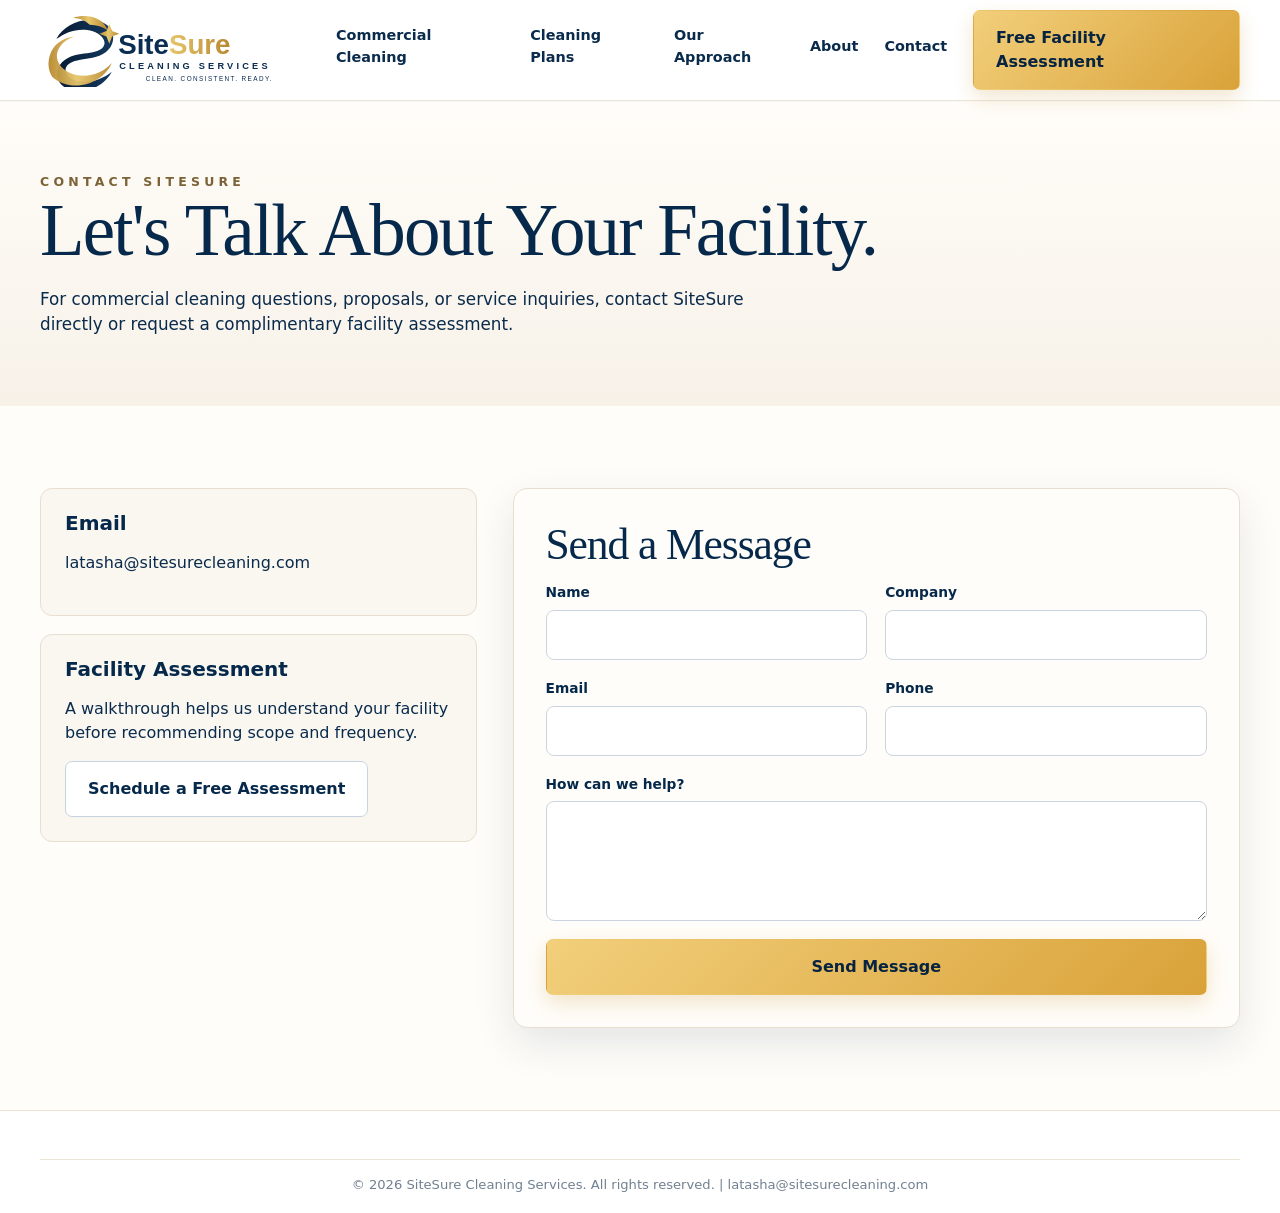
<file: contact.html>
<!doctype html><html lang="en"><head><meta charset="utf-8"><meta name="viewport" content="width=device-width,initial-scale=1"><title>Contact SiteSure Cleaning Services</title><meta name="description" content="Contact SiteSure Cleaning Services for a commercial cleaning quote or complimentary facility assessment."><link rel="stylesheet" href="assets/site.css"></head><body>
<header class="header"><div class="container nav"><a class="brand brand-image" href="index.html"><img src="assets/sitesure-logo.svg?v=20260910-3" alt="SiteSure Cleaning Services"></a><button class="mobile-toggle" aria-label="Open navigation">☰</button><nav class="navlinks"><a href="commercial-cleaning.html">Commercial Cleaning</a><a href="cleaning-plans.html">Cleaning Plans</a><a href="our-approach.html">Our Approach</a><a href="about.html">About</a><a href="contact.html">Contact</a></nav><a class="btn primary" href="assessment.html">Free Facility Assessment</a></div></header>
<main><section class="page-hero"><div class="container"><div class="eyebrow">Contact SiteSure</div><h1>Let's Talk About Your Facility.</h1><p>For commercial cleaning questions, proposals, or service inquiries, contact SiteSure directly or request a complimentary facility assessment.</p></div></section><section class="section"><div class="container form-wrap"><div class="info-stack"><div class="info-box"><h3>Email</h3><p><a href="mailto:latasha@sitesurecleaning.com">latasha@sitesurecleaning.com</a></p></div><div class="info-box"><h3>Facility Assessment</h3><p>A walkthrough helps us understand your facility before recommending scope and frequency.</p><a class="btn secondary" href="assessment.html">Schedule a Free Assessment</a></div></div><form class="form-card" data-formspree data-endpoint="https://formspree.io/f/xvkoddnb"><h2>Send a Message</h2><div class="form-grid"><div class="field"><label for="cname">Name</label><input id="cname" name="Name" required></div><div class="field"><label for="ccompany">Company</label><input id="ccompany" name="Company"></div><div class="field"><label for="cemail">Email</label><input id="cemail" type="email" name="Email" required></div><div class="field"><label for="cphone">Phone</label><input id="cphone" type="tel" name="Phone"></div><div class="field full"><label for="cmessage">How can we help?</label><textarea id="cmessage" name="Message" required></textarea></div><div class="field full"><button class="btn primary" type="submit">Send Message</button><div class="form-status" role="status"></div></div></div></form></div></section></main>
<footer class="footer"><div class="container"><div class="footer-bottom">© 2026 SiteSure Cleaning Services. All rights reserved. | latasha@sitesurecleaning.com</div></div></footer><script src="assets/site.js"></script></body></html>
</file>
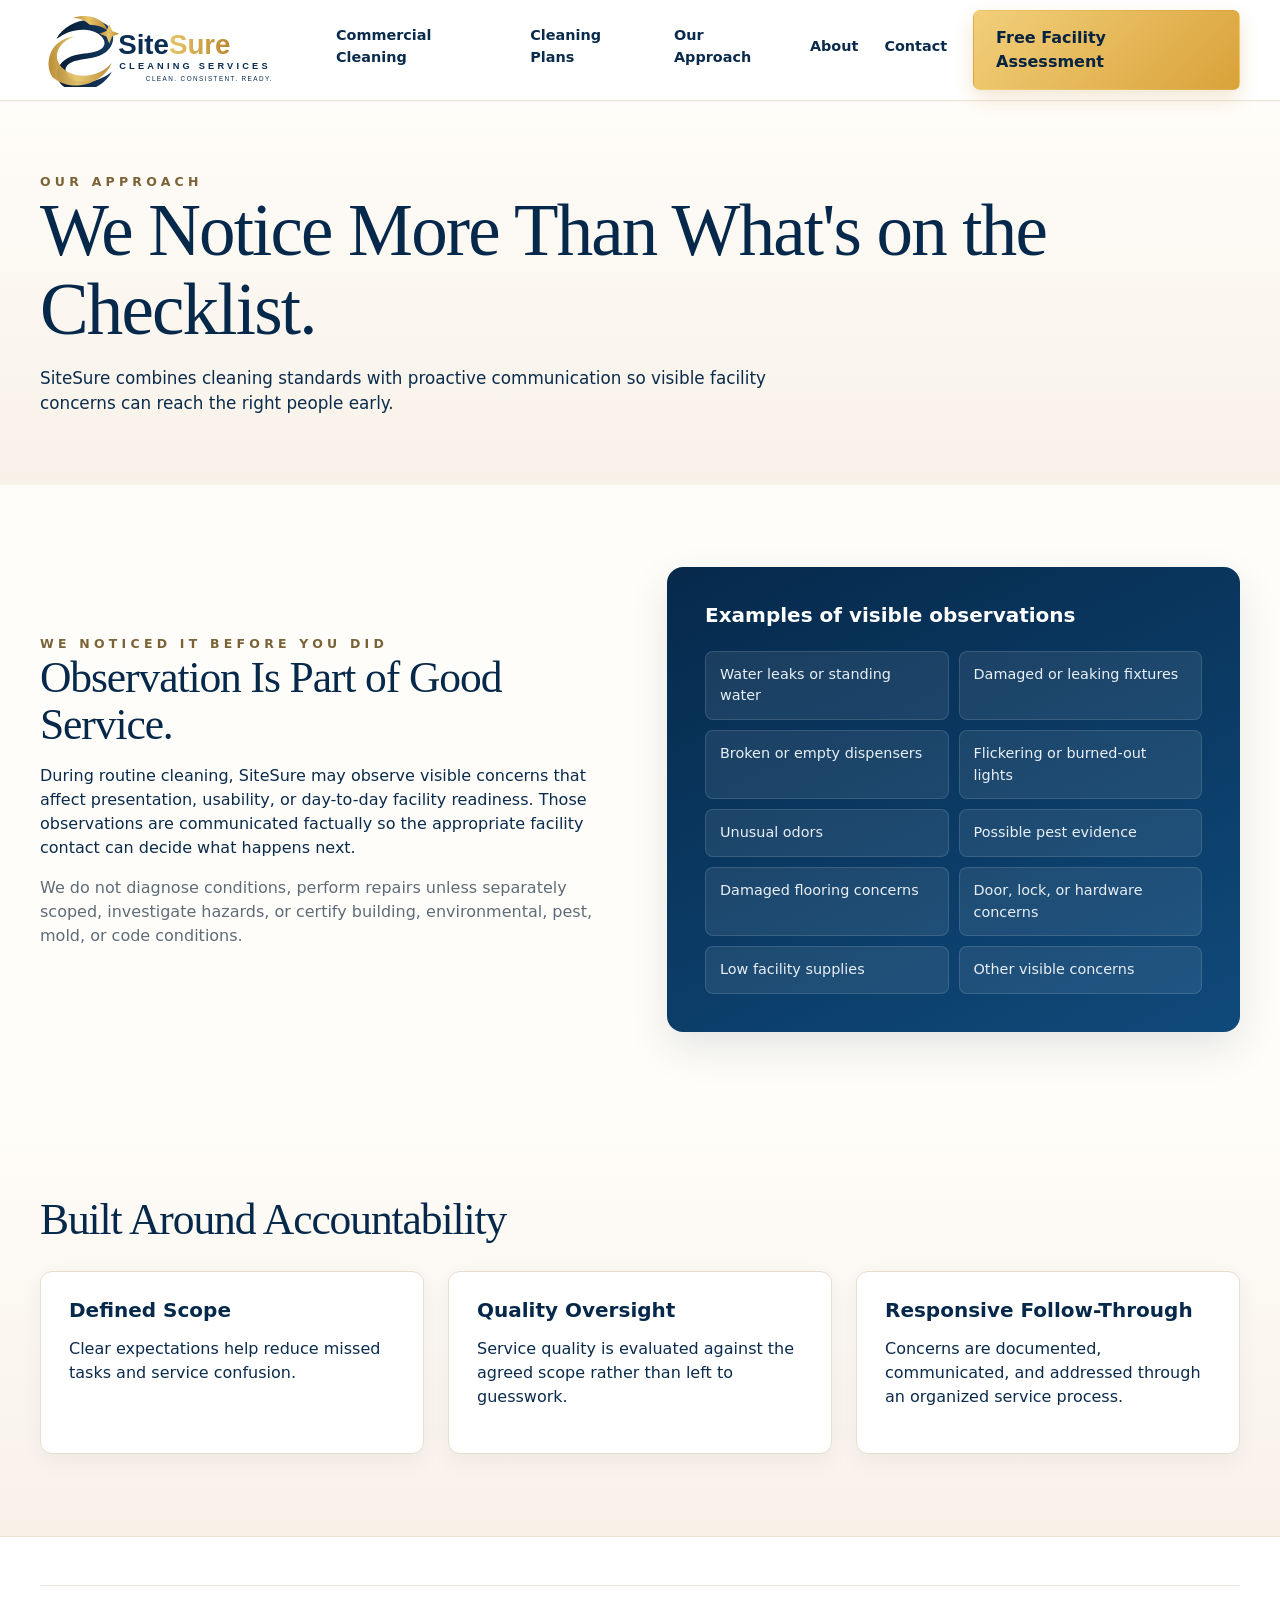
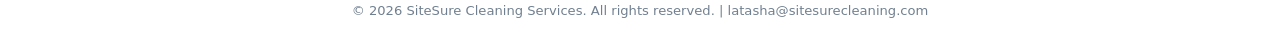
<file: our-approach.html>
<!doctype html><html lang="en"><head><meta charset="utf-8"><meta name="viewport" content="width=device-width,initial-scale=1"><title>Our Approach | SiteSure Cleaning Services</title><meta name="description" content="Learn how SiteSure combines cleaning standards, communication, accountability, and proactive facility observation."><link rel="stylesheet" href="assets/site.css"></head><body>
<header class="header"><div class="container nav"><a class="brand brand-image" href="index.html"><img src="assets/sitesure-logo.svg?v=20260910-3" alt="SiteSure Cleaning Services"></a><button class="mobile-toggle" aria-label="Open navigation">☰</button><nav class="navlinks"><a href="commercial-cleaning.html">Commercial Cleaning</a><a href="cleaning-plans.html">Cleaning Plans</a><a href="our-approach.html">Our Approach</a><a href="about.html">About</a><a href="contact.html">Contact</a></nav><a class="btn primary" href="assessment.html">Free Facility Assessment</a></div></header>
<main><section class="page-hero"><div class="container"><div class="eyebrow">Our Approach</div><h1>We Notice More Than What's on the Checklist.</h1><p>SiteSure combines cleaning standards with proactive communication so visible facility concerns can reach the right people early.</p></div></section><section class="section"><div class="container split"><div><div class="eyebrow">We Noticed It Before You Did</div><h2>Observation Is Part of Good Service.</h2><p>During routine cleaning, SiteSure may observe visible concerns that affect presentation, usability, or day-to-day facility readiness. Those observations are communicated factually so the appropriate facility contact can decide what happens next.</p><p class="muted">We do not diagnose conditions, perform repairs unless separately scoped, investigate hazards, or certify building, environmental, pest, mold, or code conditions.</p></div><div class="notice-panel"><h3>Examples of visible observations</h3><div class="notice-list"><div class="notice-item">Water leaks or standing water</div><div class="notice-item">Damaged or leaking fixtures</div><div class="notice-item">Broken or empty dispensers</div><div class="notice-item">Flickering or burned-out lights</div><div class="notice-item">Unusual odors</div><div class="notice-item">Possible pest evidence</div><div class="notice-item">Damaged flooring concerns</div><div class="notice-item">Door, lock, or hardware concerns</div><div class="notice-item">Low facility supplies</div><div class="notice-item">Other visible concerns</div></div></div></div></section><section class="section soft"><div class="container"><h2>Built Around Accountability</h2><div class="grid-3" style="margin-top:28px"><div class="card"><h3>Defined Scope</h3><p>Clear expectations help reduce missed tasks and service confusion.</p></div><div class="card"><h3>Quality Oversight</h3><p>Service quality is evaluated against the agreed scope rather than left to guesswork.</p></div><div class="card"><h3>Responsive Follow-Through</h3><p>Concerns are documented, communicated, and addressed through an organized service process.</p></div></div></div></section></main>
<footer class="footer"><div class="container"><div class="footer-bottom">© 2026 SiteSure Cleaning Services. All rights reserved. | latasha@sitesurecleaning.com</div></div></footer><script src="assets/site.js"></script></body></html>
</file>
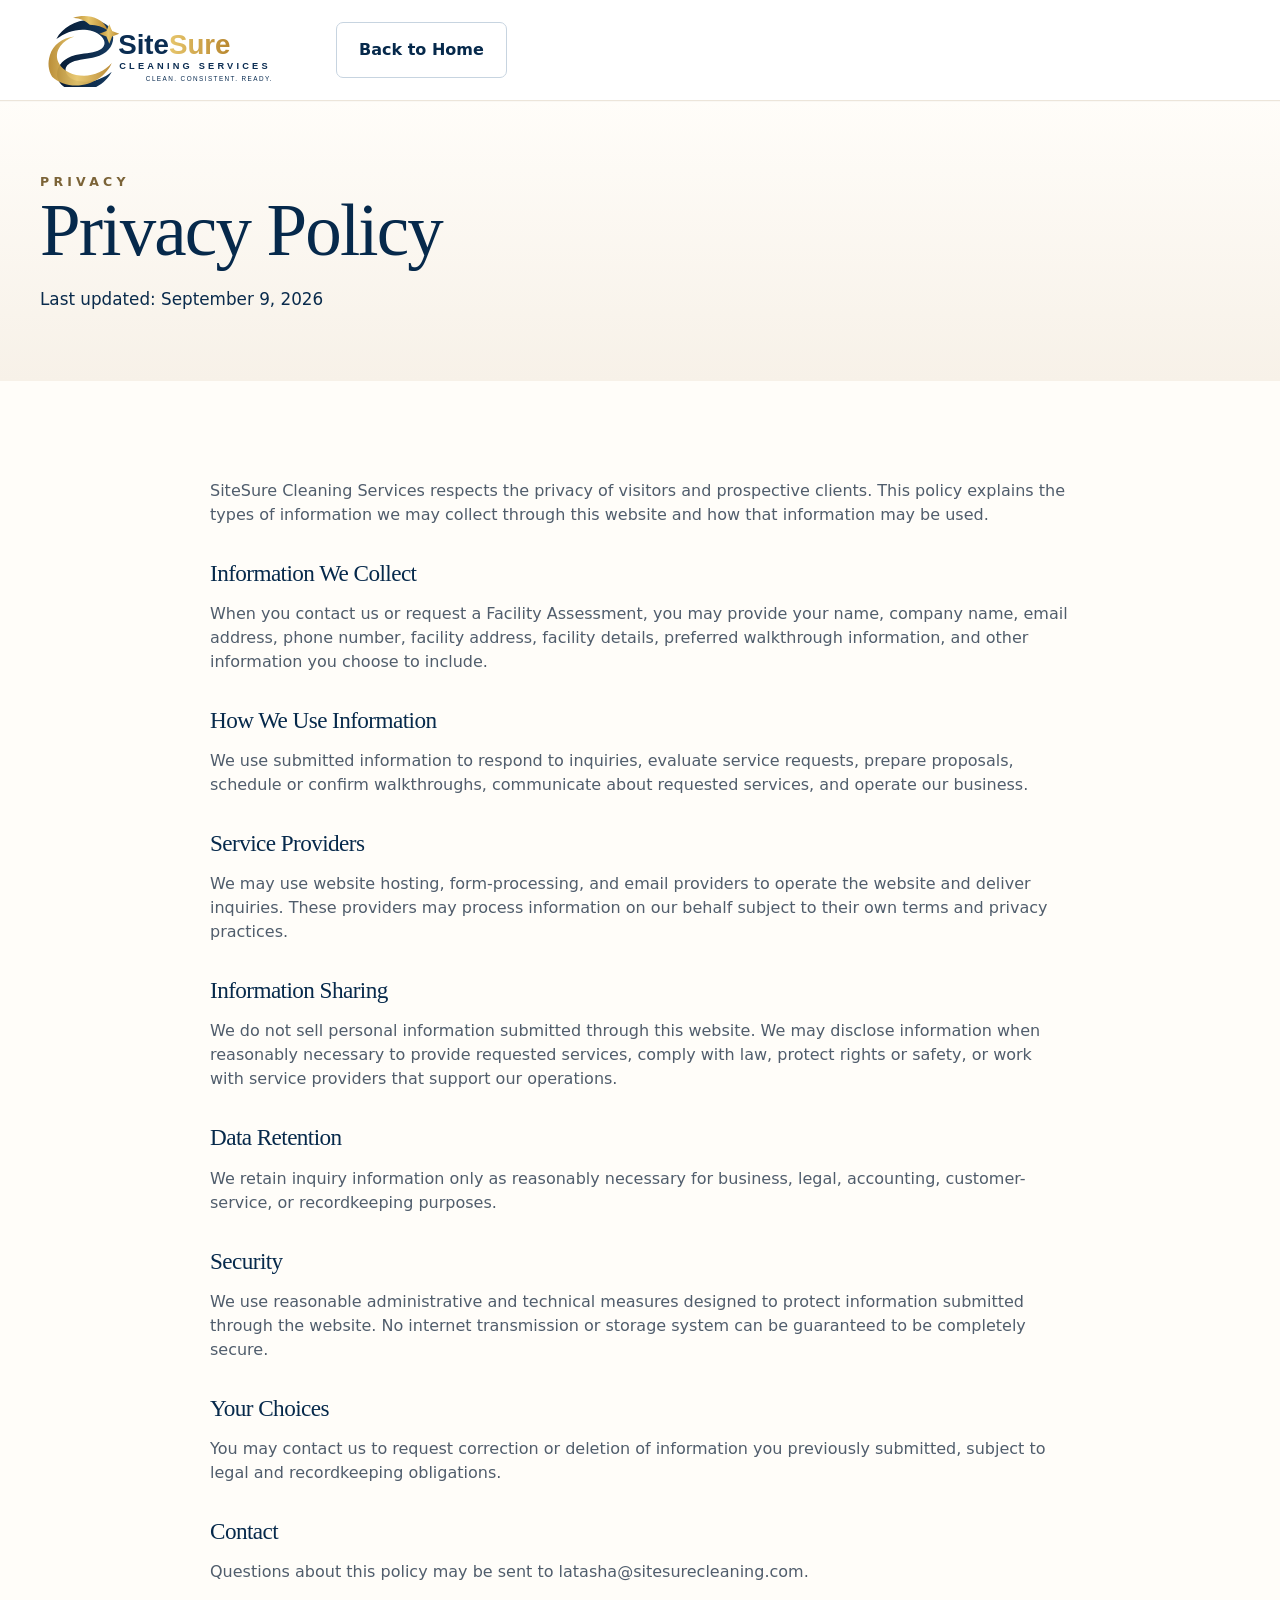
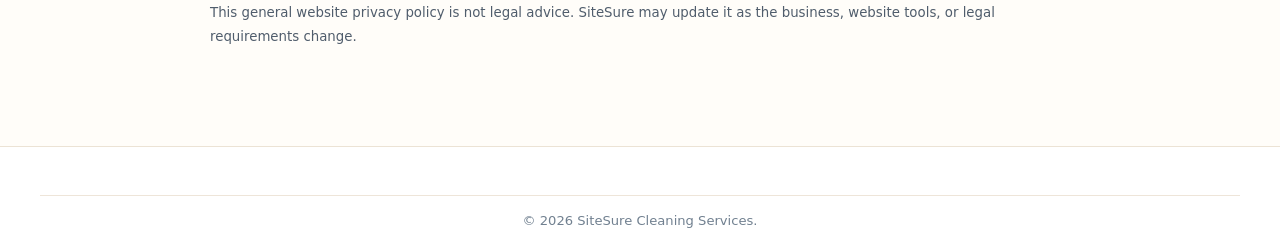
<file: privacy.html>
<!doctype html><html lang="en"><head><meta charset="utf-8"><meta name="viewport" content="width=device-width,initial-scale=1"><title>Privacy Policy | SiteSure Cleaning Services</title><link rel="stylesheet" href="assets/site.css"></head><body><header class="header"><div class="container nav"><a class="brand brand-image" href="index.html"><img src="assets/sitesure-logo.svg?v=20260910-3" alt="SiteSure Cleaning Services"></a><a class="btn secondary" href="index.html">Back to Home</a></div></header><main><section class="page-hero"><div class="container"><div class="eyebrow">Privacy</div><h1>Privacy Policy</h1><p>Last updated: September 9, 2026</p></div></section><section class="section"><div class="container legal"><p>SiteSure Cleaning Services respects the privacy of visitors and prospective clients. This policy explains the types of information we may collect through this website and how that information may be used.</p><h2>Information We Collect</h2><p>When you contact us or request a Facility Assessment, you may provide your name, company name, email address, phone number, facility address, facility details, preferred walkthrough information, and other information you choose to include.</p><h2>How We Use Information</h2><p>We use submitted information to respond to inquiries, evaluate service requests, prepare proposals, schedule or confirm walkthroughs, communicate about requested services, and operate our business.</p><h2>Service Providers</h2><p>We may use website hosting, form-processing, and email providers to operate the website and deliver inquiries. These providers may process information on our behalf subject to their own terms and privacy practices.</p><h2>Information Sharing</h2><p>We do not sell personal information submitted through this website. We may disclose information when reasonably necessary to provide requested services, comply with law, protect rights or safety, or work with service providers that support our operations.</p><h2>Data Retention</h2><p>We retain inquiry information only as reasonably necessary for business, legal, accounting, customer-service, or recordkeeping purposes.</p><h2>Security</h2><p>We use reasonable administrative and technical measures designed to protect information submitted through the website. No internet transmission or storage system can be guaranteed to be completely secure.</p><h2>Your Choices</h2><p>You may contact us to request correction or deletion of information you previously submitted, subject to legal and recordkeeping obligations.</p><h2>Contact</h2><p>Questions about this policy may be sent to <a href="mailto:latasha@sitesurecleaning.com">latasha@sitesurecleaning.com</a>.</p><p class="muted"><small>This general website privacy policy is not legal advice. SiteSure may update it as the business, website tools, or legal requirements change.</small></p></div></section></main><footer class="footer"><div class="container"><div class="footer-bottom">© 2026 SiteSure Cleaning Services.</div></div></footer></body></html>
</file>
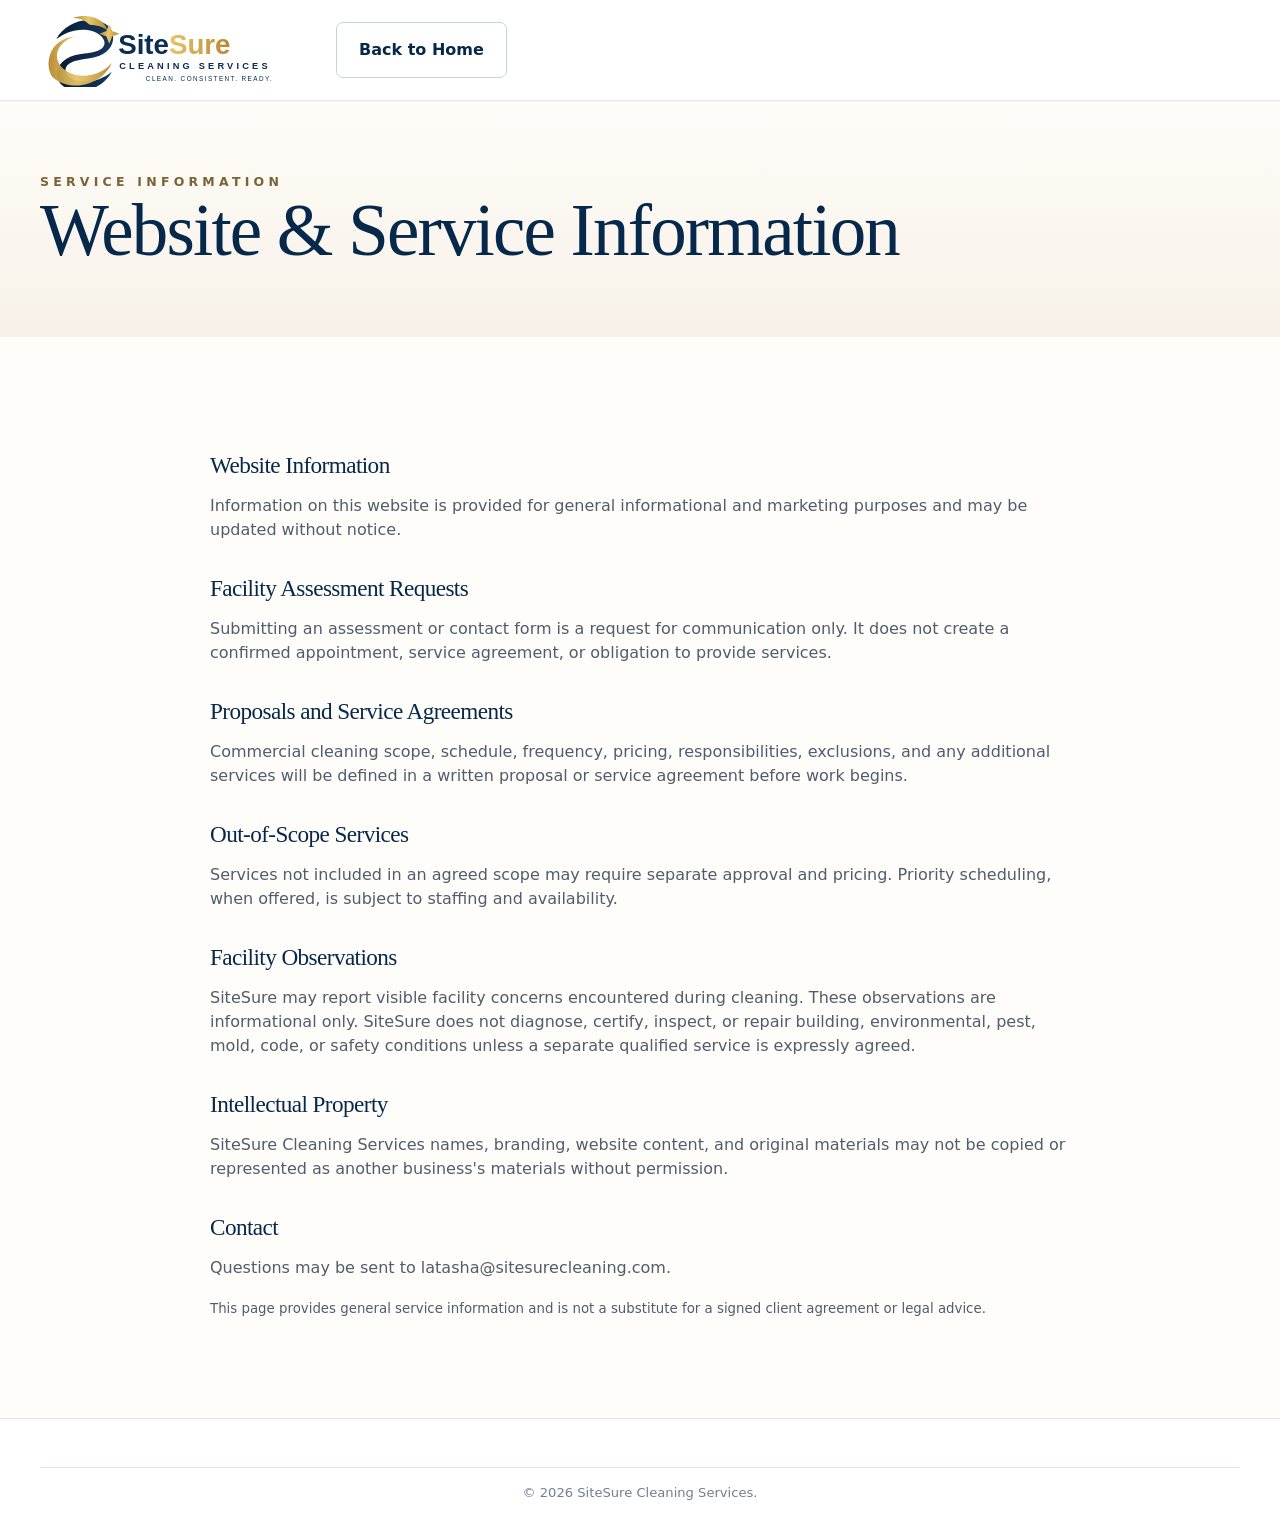
<file: terms.html>
<!doctype html><html lang="en"><head><meta charset="utf-8"><meta name="viewport" content="width=device-width,initial-scale=1"><title>Service Information | SiteSure Cleaning Services</title><link rel="stylesheet" href="assets/site.css"></head><body><header class="header"><div class="container nav"><a class="brand brand-image" href="index.html"><img src="assets/sitesure-logo.svg?v=20260910-3" alt="SiteSure Cleaning Services"></a><a class="btn secondary" href="index.html">Back to Home</a></div></header><main><section class="page-hero"><div class="container"><div class="eyebrow">Service Information</div><h1>Website & Service Information</h1></div></section><section class="section"><div class="container legal"><h2>Website Information</h2><p>Information on this website is provided for general informational and marketing purposes and may be updated without notice.</p><h2>Facility Assessment Requests</h2><p>Submitting an assessment or contact form is a request for communication only. It does not create a confirmed appointment, service agreement, or obligation to provide services.</p><h2>Proposals and Service Agreements</h2><p>Commercial cleaning scope, schedule, frequency, pricing, responsibilities, exclusions, and any additional services will be defined in a written proposal or service agreement before work begins.</p><h2>Out-of-Scope Services</h2><p>Services not included in an agreed scope may require separate approval and pricing. Priority scheduling, when offered, is subject to staffing and availability.</p><h2>Facility Observations</h2><p>SiteSure may report visible facility concerns encountered during cleaning. These observations are informational only. SiteSure does not diagnose, certify, inspect, or repair building, environmental, pest, mold, code, or safety conditions unless a separate qualified service is expressly agreed.</p><h2>Intellectual Property</h2><p>SiteSure Cleaning Services names, branding, website content, and original materials may not be copied or represented as another business's materials without permission.</p><h2>Contact</h2><p>Questions may be sent to <a href="mailto:latasha@sitesurecleaning.com">latasha@sitesurecleaning.com</a>.</p><p class="muted"><small>This page provides general service information and is not a substitute for a signed client agreement or legal advice.</small></p></div></section></main><footer class="footer"><div class="container"><div class="footer-bottom">© 2026 SiteSure Cleaning Services.</div></div></footer></body></html>
</file>
<file: assets/site.css>
:root{--navy:#06294b;--navy2:#0b3d6b;--blue:#135f9d;--gold:#f3bd2f;--gold2:#dca31b;--ink:#082646;--muted:#54677a;--soft:#f2f7fb;--border:#d9e3ec;--white:#fff;--shadow:0 12px 34px rgba(6,41,75,.12)}
*{box-sizing:border-box}html{scroll-behavior:smooth}body{margin:0;font-family:Inter,ui-sans-serif,system-ui,-apple-system,BlinkMacSystemFont,"Segoe UI",sans-serif;color:var(--ink);background:#fff;line-height:1.5}a{color:inherit;text-decoration:none}img{display:block;max-width:100%}button,input,select,textarea{font:inherit}.container{width:min(1200px,calc(100% - 48px));margin:auto}.eyebrow{font-size:.78rem;font-weight:800;letter-spacing:.28em;text-transform:uppercase;color:var(--navy)}h1,h2,h3{margin:0 0 14px;color:var(--navy);line-height:1.08}h1{font-size:clamp(2.6rem,5.7vw,5.2rem);font-weight:850;letter-spacing:-.035em}h2{font-size:clamp(2rem,3.4vw,3.25rem);font-weight:850;letter-spacing:-.025em}h3{font-size:1.25rem}.muted{color:var(--muted)}.section{padding:82px 0}.section.soft,.page-hero{background:linear-gradient(180deg,#f8fbfd,#eef5fa)}
.header{position:sticky;top:0;z-index:50;background:#fff;border-bottom:1px solid #e8eef4;box-shadow:0 1px 0 rgba(0,0,0,.02)}.nav{min-height:100px;display:flex;align-items:center;gap:26px}.brand-image{flex:0 0 auto}.brand-image img{width:255px;height:auto}.nav-right{margin-left:auto;display:flex;flex-direction:column;align-items:flex-end;gap:19px}.service-area{font-size:.78rem;color:var(--navy);font-weight:700}.navlinks{display:flex;gap:26px;align-items:center;font-size:.9rem;font-weight:700}.navlinks a{padding-bottom:5px;border-bottom:2px solid transparent}.navlinks a:hover,.navlinks a.active{border-bottom-color:var(--navy)}.nav-cta{min-width:192px;text-align:center;line-height:1.2}.mobile-toggle{display:none;border:0;background:none;font-size:1.6rem;color:var(--navy)}
.btn{display:inline-flex;align-items:center;justify-content:center;gap:14px;border-radius:7px;padding:15px 22px;font-weight:800;border:1px solid transparent;transition:.2s ease;cursor:pointer}.btn.primary{background:linear-gradient(135deg,#f6ca48,#efb92b);color:#062441;box-shadow:0 7px 17px rgba(229,166,16,.2)}.btn.primary:hover{transform:translateY(-1px);box-shadow:0 10px 22px rgba(229,166,16,.28)}.btn.secondary{background:#fff;border-color:#c7d4e0;color:var(--navy)}.btn.ghost{background:rgba(255,255,255,.04);border-color:rgba(255,255,255,.78);color:white}.btn.outline-gold{border-color:var(--gold2);background:#fff;color:var(--navy);padding:12px 22px}
.visual-hero{position:relative;min-height:545px;overflow:hidden;background:var(--navy)}.hero-photo{position:absolute;inset:0;background-image:url('hero-office.jpg');background-size:cover;background-position:right center}.hero-shade{position:absolute;inset:0;background:linear-gradient(90deg,rgba(2,26,49,.98) 0%,rgba(3,32,58,.94) 34%,rgba(3,32,58,.74) 51%,rgba(3,32,58,.08) 79%)}.hero-inner{position:relative;z-index:2;min-height:545px;display:flex;align-items:center}.hero-copy{width:min(600px,58%);padding:56px 0}.hero-eyebrow{color:white;margin-bottom:18px}.hero-copy h1{color:white;font-size:clamp(2.65rem,5vw,4.85rem)}.hero-copy h1 span{color:var(--gold)}.hero-quote{color:white;font-weight:800;font-size:clamp(1.4rem,2.2vw,2rem);line-height:1.25;margin:18px 0}.hero-quote em{font-style:normal;color:var(--gold)}.hero-copy p{color:#f3f7fb;font-size:1.06rem;max-width:560px}.actions{display:flex;gap:14px;flex-wrap:wrap;margin-top:27px}
.benefit-strip{background:#fff;border-bottom:1px solid #e5edf3}.benefit-grid{display:grid;grid-template-columns:repeat(4,1fr);padding:26px 0}.benefit{text-align:center;padding:10px 26px;position:relative}.benefit:not(:last-child):after{content:"";position:absolute;right:0;top:14%;height:72%;width:1px;background:#d7e2ec}.benefit-icon{width:50px;height:50px;margin:0 auto 13px;border:2px solid var(--navy);border-radius:50%;display:grid;place-items:center;font-size:1.35rem;color:var(--navy)}.benefit h3{text-transform:uppercase;font-size:.95rem;margin-bottom:7px}.benefit p{font-size:.88rem;margin:0;color:#183a5a}
.plans-showcase{padding:58px 0 64px;background:radial-gradient(circle at 50% 15%,#fff 0,#eef6fb 70%)}.section-heading.centered{text-align:center}.section-heading.centered p{margin:4px 0 0}.plan-grid{display:grid;grid-template-columns:repeat(3,1fr);gap:18px;margin-top:34px}.plan-card{position:relative;background:#fff;border-radius:7px;padding:25px 30px 18px;box-shadow:0 5px 18px rgba(6,41,75,.06);border:1px solid #edf2f6}.plan-card.featured{box-shadow:0 10px 26px rgba(6,41,75,.11);border-top:3px solid var(--gold)}.mini-badge{position:absolute;right:18px;top:16px;background:#fff4cf;color:#6f5210;border:1px solid #efd36e;border-radius:999px;padding:5px 9px;font-size:.65rem;text-transform:uppercase;font-weight:900;letter-spacing:.08em}.plan-symbol{float:left;margin-right:16px;width:54px;height:54px;border:1px solid var(--gold2);border-radius:50%;display:grid;place-items:center;color:var(--gold2);font-size:1.8rem}.plan-card h3{font-size:1.22rem;margin:7px 0 0}.plan-card .kicker{font-size:.89rem}.plan-card p{clear:both;min-height:84px;padding-top:17px;font-size:.94rem}.plan-link{display:flex;justify-content:center;gap:18px;border:1px solid var(--gold2);border-radius:7px;padding:10px 12px;font-size:.84rem;font-weight:800;margin-top:17px}
.difference-section{display:grid;grid-template-columns:48% 52%;min-height:380px;border-top:10px solid #fff}.difference-photo{overflow:hidden}.difference-photo img{width:100%;height:100%;object-fit:cover}.difference-copy{padding:45px 6vw 40px 38px;background:white}.difference-copy .eyebrow{margin-bottom:8px}.difference-copy h2{font-size:clamp(1.8rem,3vw,2.8rem)}.difference-copy p{max-width:700px}.check-columns{display:grid;grid-template-columns:1fr 1fr;gap:5px 32px;margin:16px 0 20px}.check-columns ul{list-style:none;padding:0;margin:0}.check-columns li{position:relative;padding:5px 0 5px 25px;font-size:.9rem}.check-columns li:before{content:"✓";position:absolute;left:0;top:5px;width:16px;height:16px;border-radius:50%;background:var(--navy);color:#fff;display:grid;place-items:center;font-size:.68rem;font-weight:900}
.impression-bar{background:linear-gradient(90deg,#062a4e,#0b4d81,#062a4e);color:white;text-align:center;padding:21px 0}.impression-bar strong{display:block;text-transform:uppercase;letter-spacing:.28em;font-size:1.04rem}.impression-bar span{font-size:.92rem}.assessment-bar{background:linear-gradient(90deg,#f3f9fc,#fff);border-bottom:1px solid #e6edf3}.assessment-bar .container{display:grid;grid-template-columns:66px 1fr auto;align-items:center;gap:23px;padding:23px 0}.assessment-icon{font-size:2.7rem;color:var(--navy)}.assessment-bar h2{font-size:1.55rem;margin:0 0 3px}.assessment-bar p{margin:0}.industries-section{padding:24px 0 35px}.centered-text{text-align:center}.industry-row{display:grid;grid-template-columns:repeat(6,1fr);margin-top:20px}.industry-row>div{text-align:center;padding:5px 18px;font-size:.8rem;font-weight:600}.industry-row>div:not(:last-child){border-right:1px solid #d9e4ed}.industry-row span{display:block;font-size:2rem;margin-bottom:8px;color:var(--navy)}
.page-hero{padding:72px 0 52px}.page-hero p{font-size:1.05rem;max-width:760px}.grid-4{display:grid;grid-template-columns:repeat(4,1fr);gap:20px}.grid-3{display:grid;grid-template-columns:repeat(3,1fr);gap:24px}.card{background:#fff;border:1px solid var(--border);border-radius:12px;padding:28px;box-shadow:0 7px 22px rgba(6,41,75,.05)}.icon{width:45px;height:45px;border-radius:50%;background:#fff7df;border:1px solid #efd16b;display:grid;place-items:center;color:#8a6511;font-weight:900;margin-bottom:18px}.plan{position:relative}.plan.recommended{border-top:3px solid var(--gold)}.ribbon{display:inline-flex;background:#fff5d7;color:#755914;border-radius:999px;padding:7px 11px;font-size:.72rem;font-weight:900;letter-spacing:.08em;text-transform:uppercase;margin-bottom:14px}.plan ul,.checklist{padding:0;margin:20px 0 0;list-style:none}.plan li,.checklist li{padding:8px 0 8px 28px;position:relative;border-bottom:1px solid #edf1f5}.plan li:before,.checklist li:before{content:"✓";position:absolute;left:0;color:#8a6a1b;font-weight:900}.split{display:grid;grid-template-columns:1fr 1fr;gap:54px;align-items:center}.notice-panel{background:linear-gradient(155deg,var(--navy),#0f4a7b);border-radius:16px;padding:38px;color:#e9eff6;box-shadow:var(--shadow)}.notice-panel h3{color:white}.notice-list{display:grid;grid-template-columns:1fr 1fr;gap:10px;margin-top:24px}.notice-item{padding:12px 14px;background:rgba(255,255,255,.08);border:1px solid rgba(255,255,255,.12);border-radius:8px;font-size:.9rem}.industries{display:grid;grid-template-columns:repeat(3,1fr);gap:14px}.industry{padding:22px;border:1px solid var(--border);border-radius:10px;background:white;font-weight:800;color:var(--navy)}.cta{border-radius:12px;background:linear-gradient(135deg,#062a4e,#0d4c7e);padding:44px;color:white;display:flex;align-items:center;justify-content:space-between;gap:24px}.cta h2{color:white}.form-wrap{display:grid;grid-template-columns:.75fr 1.25fr;gap:36px;align-items:start}.form-card{background:white;border:1px solid var(--border);border-radius:14px;padding:32px;box-shadow:var(--shadow)}.form-grid{display:grid;grid-template-columns:1fr 1fr;gap:18px}.field{display:flex;flex-direction:column;gap:7px}.field.full{grid-column:1/-1}.field label{font-size:.86rem;font-weight:800;color:var(--navy)}.field input,.field select,.field textarea{width:100%;border:1px solid #cbd5df;background:white;border-radius:8px;padding:12px 13px;outline:none}.field input:focus,.field select:focus,.field textarea:focus{border-color:var(--navy);box-shadow:0 0 0 3px rgba(6,41,75,.08)}.field textarea{min-height:120px;resize:vertical}.consent{display:flex;align-items:flex-start;gap:10px;font-size:.88rem;color:var(--muted)}.form-status{display:none;margin-top:18px;padding:16px;border-radius:8px}.form-status.success{display:block;background:#eef8f2;border:1px solid #b9dfc7;color:#28553a}.form-status.error{display:block;background:#fff3f3;border:1px solid #efc1c1;color:#7a2f2f}.info-stack{display:grid;gap:18px}.info-box{padding:24px;border-radius:12px;background:var(--soft);border:1px solid var(--border)}.steps{counter-reset:step;display:grid;gap:14px}.step{position:relative;padding:20px 20px 20px 65px;border:1px solid var(--border);border-radius:10px;background:white}.step:before{counter-increment:step;content:counter(step);position:absolute;left:18px;top:18px;width:32px;height:32px;border-radius:50%;display:grid;place-items:center;background:#fff1c4;color:#72530f;font-weight:900}
.footer{background:#061d35;color:#cbd6e2;padding:48px 0 24px}.footer h3{color:white;font-size:1.05rem}.footer-grid{display:grid;grid-template-columns:1.4fr 1fr 1fr;gap:48px}.footer a{color:#cbd6e2}.footer-logo img{width:220px}.footer-bottom{margin-top:35px;padding-top:20px;border-top:1px solid rgba(255,255,255,.12);font-size:.82rem;color:#98aabc}.legal{max-width:860px}.legal h2{font-size:1.45rem;margin-top:34px}.legal p,.legal li{color:#505d6c}.kicker{font-size:1.02rem;font-weight:700;color:var(--navy)}
@media(max-width:1000px){.nav{min-height:80px}.brand-image img{width:215px}.service-area{display:none}.nav-right{margin-left:auto}.navlinks{position:absolute;top:80px;left:0;right:0;background:white;display:none;flex-direction:column;align-items:flex-start;padding:22px 24px;border-bottom:1px solid var(--border)}.navlinks.open{display:flex}.mobile-toggle{display:block;margin-left:auto}.nav-cta{display:none}.hero-photo{background-position:66% center}.hero-shade{background:linear-gradient(90deg,rgba(2,26,49,.98) 0%,rgba(3,32,58,.9) 58%,rgba(3,32,58,.35) 100%)}.hero-copy{width:72%}.benefit-grid{grid-template-columns:repeat(2,1fr)}.benefit:nth-child(2):after{display:none}.plan-grid{grid-template-columns:1fr}.plan-card p{min-height:0}.difference-section{grid-template-columns:1fr}.difference-photo{height:320px}.difference-copy{padding:42px 28px}.assessment-bar .container{grid-template-columns:52px 1fr}.assessment-bar .btn{grid-column:2}.industry-row{grid-template-columns:repeat(3,1fr);row-gap:22px}.industry-row>div:nth-child(3){border-right:0}.grid-4{grid-template-columns:repeat(2,1fr)}.grid-3{grid-template-columns:1fr}.split,.form-wrap{grid-template-columns:1fr}.footer-grid{grid-template-columns:1fr 1fr}.footer-grid>div:first-child{grid-column:1/-1}}
@media(max-width:640px){.container{width:min(100% - 28px,1200px)}.brand-image img{width:184px}.hero-inner{min-height:575px;align-items:flex-end}.visual-hero{min-height:575px}.hero-photo{background-position:68% center}.hero-shade{background:linear-gradient(0deg,rgba(2,24,45,.98) 0%,rgba(3,31,56,.88) 63%,rgba(3,31,56,.28) 100%)}.hero-copy{width:100%;padding:150px 0 42px}.hero-copy h1{font-size:2.5rem}.hero-copy p{font-size:.97rem}.actions .btn{width:100%}.benefit-grid{grid-template-columns:1fr}.benefit:not(:last-child):after{right:12%;left:12%;top:auto;bottom:0;width:auto;height:1px}.check-columns{grid-template-columns:1fr}.impression-bar strong{letter-spacing:.15em;font-size:.88rem}.assessment-bar .container{grid-template-columns:1fr;text-align:center}.assessment-icon{display:none}.assessment-bar .btn{grid-column:auto}.industry-row{grid-template-columns:repeat(2,1fr)}.industry-row>div{border-right:0!important}.section{padding:62px 0}.grid-4{grid-template-columns:1fr}.industries{grid-template-columns:1fr}.notice-list{grid-template-columns:1fr}.cta{padding:30px;align-items:flex-start;flex-direction:column}.form-grid{grid-template-columns:1fr}.field.full{grid-column:auto}.footer-grid{grid-template-columns:1fr}.footer-grid>div:first-child{grid-column:auto}}
/* SiteSure premium visual refresh — navy, warm ivory, champagne gold */
:root{--navy:#06294b;--navy2:#0a3a66;--gold:#d8a33a;--gold2:#bd861a;--ivory:#fbf8f2;--cream:#f6f0e7;--ink:#0a2b4c;--muted:#5f6c78;--border:#e7ded0;--soft:#faf7f1;--shadow:0 16px 40px rgba(6,41,75,.11)}
body{background:#fffdf9;color:var(--ink)}h1,h2{font-family:Georgia,"Times New Roman",serif;font-weight:500;letter-spacing:-.025em}.eyebrow{color:#7b6337;letter-spacing:.34em}.header{background:rgba(255,255,255,.98);border-bottom-color:#ece5da}.brand-image img{width:270px}.navlinks{font-weight:600}.navlinks a:hover,.navlinks a.active{border-bottom-color:var(--gold)}
.btn{border-radius:7px}.btn.primary{background:linear-gradient(135deg,#f2cf7b,#d9a239);box-shadow:0 8px 20px rgba(185,132,25,.2)}.btn.primary:hover{box-shadow:0 12px 25px rgba(185,132,25,.28)}
.visual-hero{min-height:565px;background:var(--navy)}.hero-photo{background-image:url('hero-premium.png');background-size:54% 100%;background-position:right center;background-repeat:no-repeat;background-color:#f4efe8}.hero-shade{background:linear-gradient(90deg,#06294b 0%,#06294b 44%,rgba(6,41,75,.96) 51%,rgba(6,41,75,.12) 72%,rgba(6,41,75,0) 100%)}.hero-inner{min-height:565px}.hero-copy{width:min(610px,58%);padding:48px 0}.hero-copy h1{font-size:clamp(3rem,5.4vw,5rem);line-height:.98}.hero-copy .serif-line{color:#fff}.hero-copy .script-line{display:inline-block;color:#efc267;font-family:"Brush Script MT","Segoe Script",cursive;font-size:.86em;font-weight:400;letter-spacing:.01em;margin-top:7px}.hero-quote{font-family:Inter,ui-sans-serif,system-ui,sans-serif;font-size:clamp(1.35rem,2.2vw,1.9rem);font-weight:800;margin-top:20px}.hero-quote em{color:var(--gold)}.hero-copy p{font-size:1rem;max-width:530px}.hero-benefits{display:flex;gap:28px;margin-top:29px;color:white}.hero-benefits>div{display:flex;align-items:center;gap:10px;padding-right:24px;border-right:1px solid rgba(255,255,255,.22)}.hero-benefits>div:last-child{border-right:0}.hero-benefits span{font-size:1.7rem;color:#efc267}.hero-benefits b{font-size:.72rem;line-height:1.25;text-transform:uppercase;letter-spacing:.15em}
.plans-showcase{position:relative;background:linear-gradient(180deg,#fffdf9 0%,#faf5ed 100%);padding:58px 0 66px;overflow:hidden}.plans-showcase:before,.plans-showcase:after{content:"";position:absolute;width:460px;height:150px;border:2px solid rgba(216,163,58,.42);border-radius:50%;transform:rotate(-8deg)}.plans-showcase:before{left:-170px;top:-75px}.plans-showcase:after{right:-170px;top:-65px}.section-heading{position:relative;z-index:1}.section-heading h2{font-size:clamp(2.3rem,3.8vw,3.55rem);font-weight:500}.plan-grid{position:relative;z-index:1}.plan-card{border:1px solid #ead7b5;border-radius:10px;padding:12px 14px 18px;box-shadow:0 10px 28px rgba(6,41,75,.07);overflow:hidden}.plan-card.featured{border-top:1px solid #ead7b5;box-shadow:0 14px 34px rgba(6,41,75,.12)}.plan-photo{height:128px;border-radius:7px;overflow:hidden;margin-bottom:-28px}.plan-photo img{width:100%;height:100%;object-fit:cover}.plan-symbol{position:relative;float:none;margin:0 0 0 10px;background:white;width:58px;height:58px;box-shadow:0 3px 10px rgba(0,0,0,.07);z-index:2}.plan-card h3{font-family:Georgia,"Times New Roman",serif;font-size:1.35rem;margin:-42px 0 0 78px}.plan-card .kicker{margin-left:78px;min-height:24px;font-weight:500}.plan-card p{padding:20px 18px 0;min-height:106px}.plan-link{margin:10px 18px 0;background:#fffdf9}.mini-badge{top:18px;right:18px;background:#fff6dc}
.difference-section{grid-template-columns:49% 51%;background:#fffdf9;border-top:0;min-height:425px}.difference-photo{background:#eae4dc}.difference-photo img{width:100%;height:100%;object-fit:cover;object-position:center}.difference-copy{padding:45px 5.5vw 42px 40px;background:linear-gradient(135deg,#fffdf9,#fbf7f0)}.difference-copy h2{font-size:clamp(2rem,3vw,3.05rem);font-weight:500}.check-columns li:before{background:var(--gold2)}.outline-gold{background:transparent!important}
.signature-bar{position:relative;background:linear-gradient(100deg,#052748,#0a3b67 68%,#06294b);color:#fff;overflow:hidden}.signature-bar:before{content:"";position:absolute;left:-2%;top:-80px;width:52%;height:145px;border:2px solid rgba(239,194,103,.9);border-radius:50%;transform:rotate(8deg)}.signature-inner{position:relative;z-index:1;display:grid;grid-template-columns:1.15fr 1px 1.25fr auto;gap:30px;align-items:center;padding:28px 0}.signature-copy span{display:block;font-family:Georgia,"Times New Roman",serif;font-size:1.45rem}.signature-copy strong{display:block;color:#f0c66f;font-family:"Brush Script MT","Segoe Script",cursive;font-size:2rem;font-weight:400}.signature-divider{height:56px;background:rgba(255,255,255,.5)}.signature-inner h3{color:#fff;font-family:Georgia,"Times New Roman",serif;font-weight:500;margin-bottom:3px}.signature-inner p{margin:0;color:#e1e8ef;font-size:.9rem}
.industries-section{background:#fffdf9;padding:28px 0 38px}.industry-row>div{font-family:Georgia,"Times New Roman",serif;font-size:.9rem;font-weight:500}.industry-row span{color:var(--navy);font-family:Inter,ui-sans-serif,system-ui,sans-serif}
.footer{background:#fff;color:var(--navy);padding:26px 0 18px;border-top:1px solid #ece3d5}.footer-top{display:grid;grid-template-columns:240px 1fr 220px;align-items:center;gap:28px}.footer-logo img{width:205px}.footer-nav{display:flex;justify-content:center;gap:22px;font-size:.78rem;font-weight:700}.footer a{color:var(--navy)}.footer-signature{text-align:right;font-family:"Brush Script MT","Segoe Script",cursive;color:#315986;font-size:1.55rem;line-height:1.05}.footer-bottom{color:#718090;border-top-color:#eee5d9;text-align:center;margin-top:22px;padding-top:15px}
.section.soft,.page-hero{background:linear-gradient(180deg,#fffdf9,#f7f1e8)}.card,.form-card,.info-box,.step,.industry{border-color:#e7ded0}.page-hero h1,.section h2{font-family:Georgia,"Times New Roman",serif;font-weight:500}.form-card{background:#fffdf9}.field input,.field select,.field textarea{background:#fff}.field input:focus,.field select:focus,.field textarea:focus{border-color:var(--gold2);box-shadow:0 0 0 3px rgba(216,163,58,.12)}
/* Additional detail sections — intentionally restrained */
.services-overview{padding:66px 0 70px;background:#fffdf9}.service-heading{max-width:850px;margin:0 auto}.service-heading p{color:var(--muted);max-width:760px;margin:10px auto 0!important}.service-icon-grid{display:grid;grid-template-columns:repeat(3,1fr);gap:16px;margin-top:34px}.service-icon-card{background:#fff;border:1px solid #eadfce;border-radius:12px;padding:26px 24px 24px;box-shadow:0 8px 24px rgba(6,41,75,.05)}.service-icon-card h3{font-family:Georgia,"Times New Roman",serif;font-weight:500;margin:12px 0 8px}.service-icon-card p{margin:0;color:#5c6874;font-size:.92rem}.service-svg{width:48px;height:48px;border:1px solid #dfbd73;border-radius:50%;display:grid;place-items:center;background:#fffaf0}.service-svg svg{width:27px;height:27px;fill:none;stroke:var(--navy);stroke-width:2;stroke-linecap:round;stroke-linejoin:round}.services-link-row{text-align:center;margin-top:28px}
.process-section{padding:70px 0;background:linear-gradient(180deg,#f8f3ea,#fffdf9)}.process-grid{display:grid;grid-template-columns:repeat(4,1fr);gap:16px;margin-top:36px}.process-step{position:relative;background:#fff;border:1px solid #e8dcc9;border-radius:12px;padding:30px 24px 26px;min-height:230px}.process-step span{display:inline-block;color:#b88428;font-family:Georgia,"Times New Roman",serif;font-size:1.75rem;margin-bottom:18px}.process-step h3{font-family:Georgia,"Times New Roman",serif;font-weight:500}.process-step p{font-size:.91rem;color:#5b6875;margin:0}
.quality-section{padding:68px 0;background:#fff}.quality-grid{display:grid;grid-template-columns:.9fr 1.1fr;gap:62px;align-items:center}.quality-grid h2{font-size:clamp(2rem,3.4vw,3rem)}.quality-grid>div>p{color:#5c6874}.quality-points{display:grid;gap:12px}.quality-points>div{border-left:3px solid #d6a346;background:#fbf7ef;padding:17px 20px}.quality-points strong{display:block;color:var(--navy);margin-bottom:3px}.quality-points span{font-size:.9rem;color:#5c6874}
.faq-section{padding:66px 0 72px;background:#fbf8f2}.faq-grid{display:grid;grid-template-columns:1fr 1fr;gap:14px;margin-top:34px}.faq-grid details{background:#fff;border:1px solid #e6dac7;border-radius:10px;padding:0 20px}.faq-grid summary{cursor:pointer;list-style:none;font-weight:700;color:var(--navy);padding:18px 28px 18px 0;position:relative}.faq-grid summary::-webkit-details-marker{display:none}.faq-grid summary:after{content:"+";position:absolute;right:0;font-size:1.35rem;color:#b88428}.faq-grid details[open] summary:after{content:"–"}.faq-grid details p{margin:0;padding:0 0 18px;color:#5c6874;font-size:.92rem}
@media(max-width:1000px){.brand-image img{width:225px}.hero-photo{background-size:100% 100%;background-position:center}.hero-shade{background:linear-gradient(90deg,rgba(6,41,75,.98) 0%,rgba(6,41,75,.92) 57%,rgba(6,41,75,.48) 100%)}.hero-copy{width:72%}.signature-inner{grid-template-columns:1fr auto}.signature-divider,.signature-copy{display:none}.footer-top{grid-template-columns:1fr}.footer-nav{flex-wrap:wrap}.footer-signature{text-align:center}.service-icon-grid{grid-template-columns:repeat(2,1fr)}.process-grid{grid-template-columns:repeat(2,1fr)}.quality-grid{grid-template-columns:1fr;gap:28px}}
@media(max-width:640px){.brand-image img{width:190px}.hero-photo{background-size:auto 100%;background-position:64% center}.hero-shade{background:linear-gradient(0deg,rgba(6,41,75,.99) 0%,rgba(6,41,75,.93) 72%,rgba(6,41,75,.55) 100%)}.hero-copy{width:100%;padding:170px 0 40px}.hero-copy h1{font-size:2.65rem}.hero-benefits{display:grid;grid-template-columns:1fr 1fr;gap:14px}.hero-benefits>div{border-right:0;padding-right:0}.plan-photo{height:150px}.difference-copy{padding:38px 22px}.signature-inner{grid-template-columns:1fr;text-align:center}.signature-inner .btn{width:100%}.footer-nav{gap:14px}.footer-signature{font-size:1.35rem}.service-icon-grid,.process-grid,.faq-grid{grid-template-columns:1fr}.services-overview,.process-section,.quality-section,.faq-section{padding:54px 0}.process-step{min-height:auto}}
</file>
